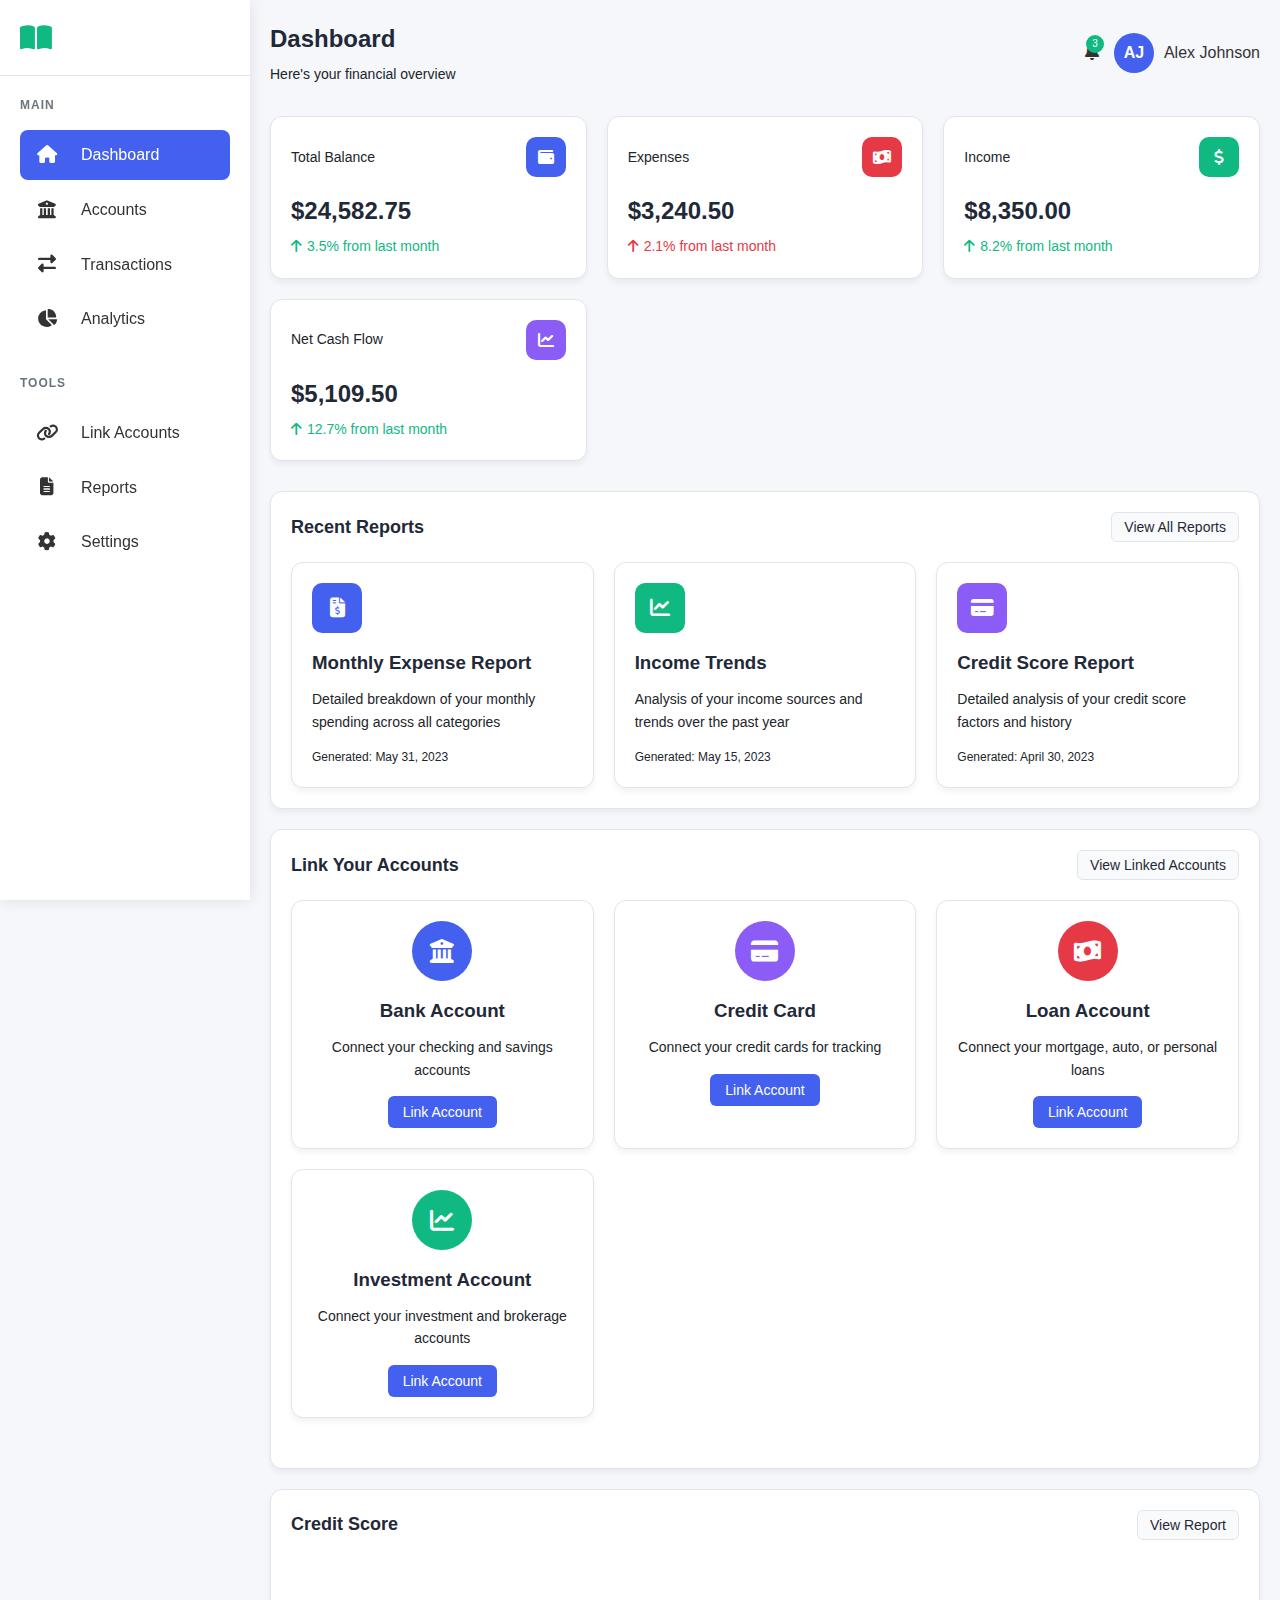
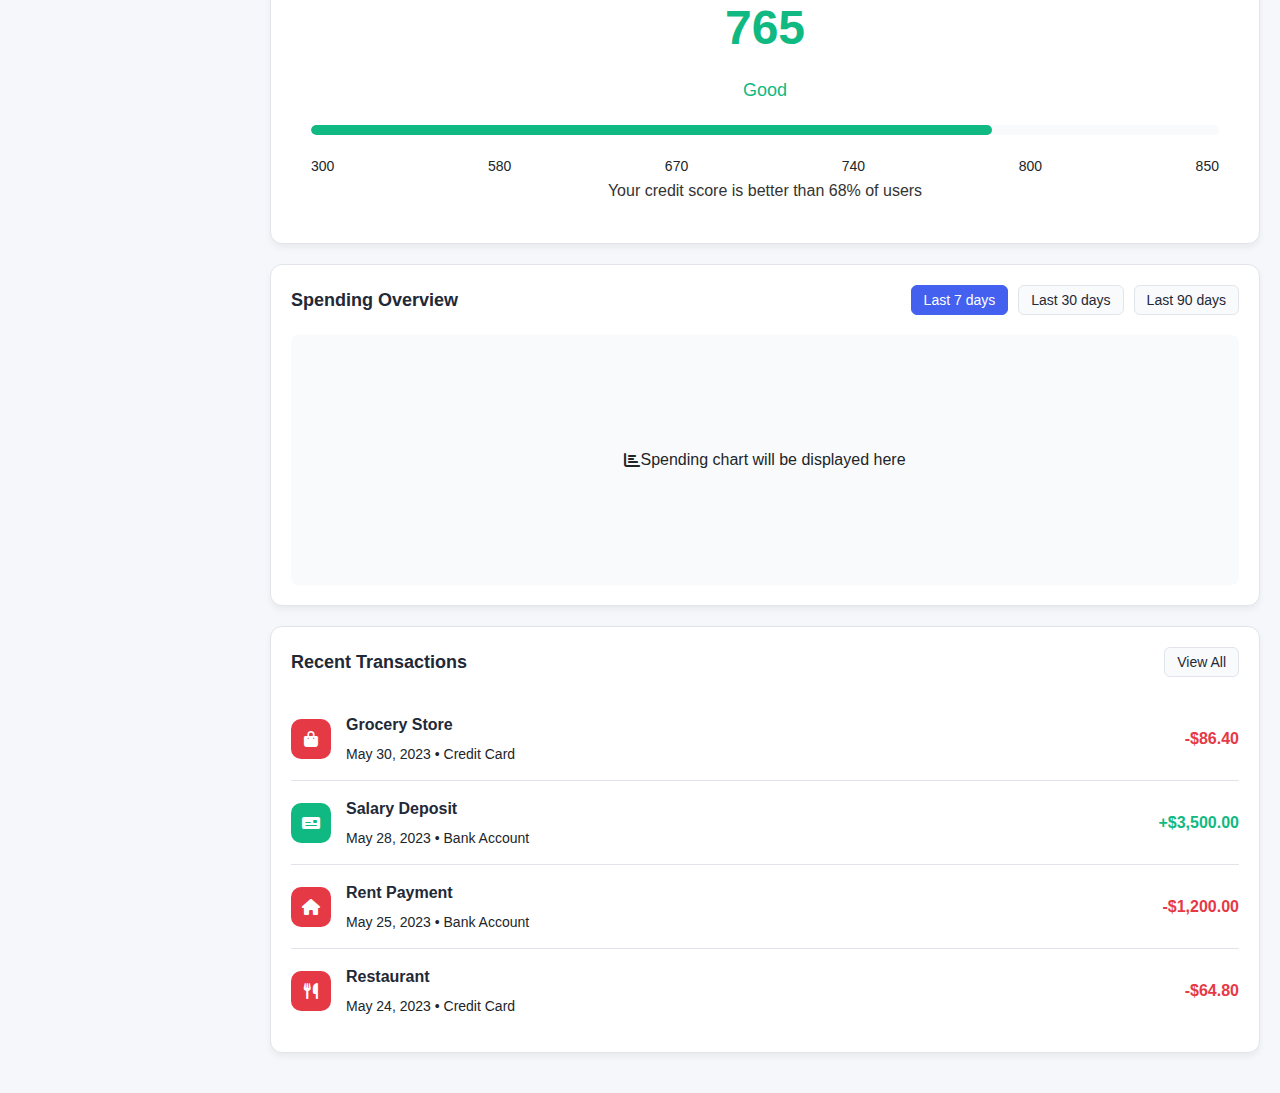
<file: target/classes/static/html/index.html>
<!DOCTYPE html>
<html lang="en">
<head>
    <meta charset="UTF-8">
    <meta name="viewport" content="width=device-width, initial-scale=1.0">
    <title>FinanceHub - Dashboard</title>
    <link rel="stylesheet" href="https://cdnjs.cloudflare.com/ajax/libs/font-awesome/6.4.0/css/all.min.css">
    <link rel="stylesheet" href="../css/styles.css">
    <link rel="stylesheet" href="../css/index.css">
</head>
<body class="light-mode">
<!-- Sidebar -->
<div class="sidebar">
    <div class="logo">
        <i class="fas fa-book-open"></i>
        <h1>FinanceHub</h1>
    </div>

    <div class="nav-section">
        <h3>Main</h3>
        <ul class="nav-links">
            <li><a href="/" class="active"><i class="fas fa-home"></i> <span>Dashboard</span></a></li>
            <li><a href="/accounts"><i class="fas fa-university"></i> <span>Accounts</span></a></li>
            <li><a href="/transactions"><i class="fas fa-exchange-alt"></i> <span>Transactions</span></a></li>
            <li><a href="/analytics"><i class="fas fa-chart-pie"></i> <span>Analytics</span></a></li>
        </ul>
    </div>

    <div class="nav-section">
        <h3>Tools</h3>
        <ul class="nav-links">
            <li><a href="/link-accounts"><i class="fas fa-link"></i> <span>Link Accounts</span></a></li>
            <li><a href="/reports"><i class="fas fa-file-alt"></i> <span>Reports</span></a></li>
            <li><a href="/settings"><i class="fas fa-cog"></i> <span>Settings</span></a></li>
        </ul>
    </div>
</div>

    <div class="main-content">
        <div class="header">
            <div class="welcome">
                <h2>Dashboard</h2>
                <p>Here's your financial overview</p>
            </div>
            <div class="user-menu">
                <div class="notification-icon">
                    <i class="fas fa-bell"></i>
                    <span class="notification-badge">3</span>
                </div>
                <div class="user-profile">
                    <div class="avatar" id="profileAvatar">AJ</div>
                    <div class="user-info">
                        <div class="user-name" id="profileName">Alex Johnson</div>
                    </div>
                </div>
            </div>
        </div>

        <div class="dashboard-grid">
            <div class="stat-card">
                <div class="stat-header">
                    <div class="stat-title">Total Balance</div>
                    <div class="stat-icon bg-blue">
                        <i class="fas fa-wallet"></i>
                    </div>
                </div>
                <div class="stat-value">$24,582.75</div>
                <div class="stat-change positive">
                    <i class="fas fa-arrow-up"></i> 3.5% from last month
                </div>
            </div>

            <div class="stat-card">
                <div class="stat-header">
                    <div class="stat-title">Expenses</div>
                    <div class="stat-icon bg-red">
                        <i class="fas fa-money-bill-wave"></i>
                    </div>
                </div>
                <div class="stat-value">$3,240.50</div>
                <div class="stat-change negative">
                    <i class="fas fa-arrow-up"></i> 2.1% from last month
                </div>
            </div>

            <div class="stat-card">
                <div class="stat-header">
                    <div class="stat-title">Income</div>
                    <div class="stat-icon bg-green">
                        <i class="fas fa-dollar-sign"></i>
                    </div>
                </div>
                <div class="stat-value">$8,350.00</div>
                <div class="stat-change positive">
                    <i class="fas fa-arrow-up"></i> 8.2% from last month
                </div>
            </div>

            <div class="stat-card">
                <div class="stat-header">
                    <div class="stat-title">Net Cash Flow</div>
                    <div class="stat-icon bg-purple">
                        <i class="fas fa-chart-line"></i>
                    </div>
                </div>
                <div class="stat-value">$5,109.50</div>
                <div class="stat-change positive">
                    <i class="fas fa-arrow-up"></i> 12.7% from last month
                </div>
            </div>
        </div>

        <div class="chart-container">
            <div class="chart-header">
                <div class="chart-title">Recent Reports</div>
                <div class="chart-actions">
                    <button onclick="window.location.href='/reports'">View All Reports</button>
                </div>
            </div>
            <div class="reports-grid">
                <div class="report-card" onclick="window.location.href='/reports'">
                    <div class="report-icon bg-blue">
                        <i class="fas fa-file-invoice-dollar"></i>
                    </div>
                    <h3>Monthly Expense Report</h3>
                    <p>Detailed breakdown of your monthly spending across all categories</p>
                    <div class="report-date">Generated: May 31, 2023</div>
                </div>
                <div class="report-card" onclick="window.location.href='/reports'">
                    <div class="report-icon bg-green">
                        <i class="fas fa-chart-line"></i>
                    </div>
                    <h3>Income Trends</h3>
                    <p>Analysis of your income sources and trends over the past year</p>
                    <div class="report-date">Generated: May 15, 2023</div>
                </div>
                <div class="report-card" onclick="window.location.href='/reports'">
                    <div class="report-icon bg-purple">
                        <i class="fas fa-credit-card"></i>
                    </div>
                    <h3>Credit Score Report</h3>
                    <p>Detailed analysis of your credit score factors and history</p>
                    <div class="report-date">Generated: April 30, 2023</div>
                </div>
            </div>
        </div>

        <div class="chart-container">
            <div class="chart-header">
                <div class="chart-title">Link Your Accounts</div>
                <div class="chart-actions">
                    <button onclick="window.location.href='/link-accounts'">View Linked Accounts</button>
                </div>
            </div>
            <div class="account-linking">
                <div class="account-card" onclick="openLinkModal('bank')">
                    <div class="account-icon bg-blue">
                        <i class="fas fa-university"></i>
                    </div>
                    <h3>Bank Account</h3>
                    <p>Connect your checking and savings accounts</p>
                    <button class="link-btn">Link Account</button>
                </div>
                
                <div class="account-card" onclick="openLinkModal('credit')">
                    <div class="account-icon bg-purple">
                        <i class="fas fa-credit-card"></i>
                    </div>
                    <h3>Credit Card</h3>
                    <p>Connect your credit cards for tracking</p>
                    <button class="link-btn">Link Account</button>
                </div>
                
                <div class="account-card" onclick="openLinkModal('loan')">
                    <div class="account-icon bg-red">
                        <i class="fas fa-money-bill-wave"></i>
                    </div>
                    <h3>Loan Account</h3>
                    <p>Connect your mortgage, auto, or personal loans</p>
                    <button class="link-btn">Link Account</button>
                </div>
                
                <div class="account-card" onclick="openLinkModal('investment')">
                    <div class="account-icon bg-green">
                        <i class="fas fa-chart-line"></i>
                    </div>
                    <h3>Investment Account</h3>
                    <p>Connect your investment and brokerage accounts</p>
                    <button class="link-btn">Link Account</button>
                </div>
            </div>
        </div>

        <div class="credit-score-container">
            <div class="chart-header">
                <div class="chart-title">Credit Score</div>
                <div class="chart-actions">
                    <button onclick="window.location.href='/reports'">View Report</button>
                </div>
            </div>
            <div class="score-display">
                <div class="score-value">765</div>
                <div class="score-status">Good</div>
                
                <div class="score-range">
                    <div class="score-progress"></div>
                </div>
                
                <div class="range-labels">
                    <span>300</span>
                    <span>580</span>
                    <span>670</span>
                    <span>740</span>
                    <span>800</span>
                    <span>850</span>
                </div>
                
                <p>Your credit score is better than 68% of users</p>
            </div>
        </div>

        <div class="chart-container">
            <div class="chart-header">
                <div class="chart-title">Spending Overview</div>
                <div class="chart-actions">
                    <button class="active">Last 7 days</button>
                    <button>Last 30 days</button>
                    <button>Last 90 days</button>
                </div>
            </div>
            <div class="chart-placeholder">
                <i class="fas fa-chart-bar"></i> Spending chart will be displayed here
            </div>
        </div>

        <div class="chart-container">
            <div class="chart-header">
                <div class="chart-title">Recent Transactions</div>
                <div class="chart-actions">
                    <button onclick="window.location.href='/transactions'">View All</button>
                </div>
            </div>
            <ul class="transaction-list">
                <li class="transaction-item">
                    <div class="transaction-info">
                        <div class="transaction-icon bg-red">
                            <i class="fas fa-shopping-bag"></i>
                        </div>
                        <div class="transaction-details">
                            <h4>Grocery Store</h4>
                            <p>May 30, 2023 • Credit Card</p>
                        </div>
                    </div>
                    <div class="transaction-amount expense">-$86.40</div>
                </li>
                <li class="transaction-item">
                    <div class="transaction-info">
                        <div class="transaction-icon bg-green">
                            <i class="fas fa-money-check"></i>
                        </div>
                        <div class="transaction-details">
                            <h4>Salary Deposit</h4>
                            <p>May 28, 2023 • Bank Account</p>
                        </div>
                    </div>
                    <div class="transaction-amount income">+$3,500.00</div>
                </li>
                <li class="transaction-item">
                    <div class="transaction-info">
                        <div class="transaction-icon bg-red">
                            <i class="fas fa-home"></i>
                        </div>
                        <div class="transaction-details">
                            <h4>Rent Payment</h4>
                            <p>May 25, 2023 • Bank Account</p>
                        </div>
                    </div>
                    <div class="transaction-amount expense">-$1,200.00</div>
                </li>
                <li class="transaction-item">
                    <div class="transaction-info">
                        <div class="transaction-icon bg-red">
                            <i class="fas fa-utensils"></i>
                        </div>
                        <div class="transaction-details">
                            <h4>Restaurant</h4>
                            <p>May 24, 2023 • Credit Card</p>
                        </div>
                    </div>
                    <div class="transaction-amount expense">-$64.80</div>
                </li>
            </ul>
        </div>
    </div>

    <div class="modal" id="linkModal">
        <div class="modal-content">
            <div class="modal-header">
                <h2 id="modalTitle">Link Bank Account</h2>
                <button class="close-modal" onclick="closeModal()">&times;</button>
            </div>
            
            <div class="form-group">
                <label for="accountType">Account Type</label>
                <select id="accountType">
                    <option value="checking">Checking Account</option>
                    <option value="savings">Savings Account</option>
                </select>
            </div>
            
            <div class="form-group">
                <label for="bankName">Bank Name</label>
                <input type="text" id="bankName" placeholder="Enter bank name">
            </div>
            
            <div class="form-group">
                <label for="accountNumber">Account Number</label>
                <input type="text" id="accountNumber" placeholder="Enter account number">
            </div>
            
            <div class="form-group">
                <label for="routingNumber">Routing Number</label>
                <input type="text" id="routingNumber" placeholder="Enter routing number">
            </div>
            
            <div class="form-actions">
                <button class="btn btn-secondary" onclick="closeModal()">Cancel</button>
                <button class="btn btn-primary" onclick="linkAccount()">Link Account</button>
            </div>
        </div>
    </div>

    <script src="../js/script.js"></script>
    <script src="../js/index.js"></script>
</body>
</html>
</file>
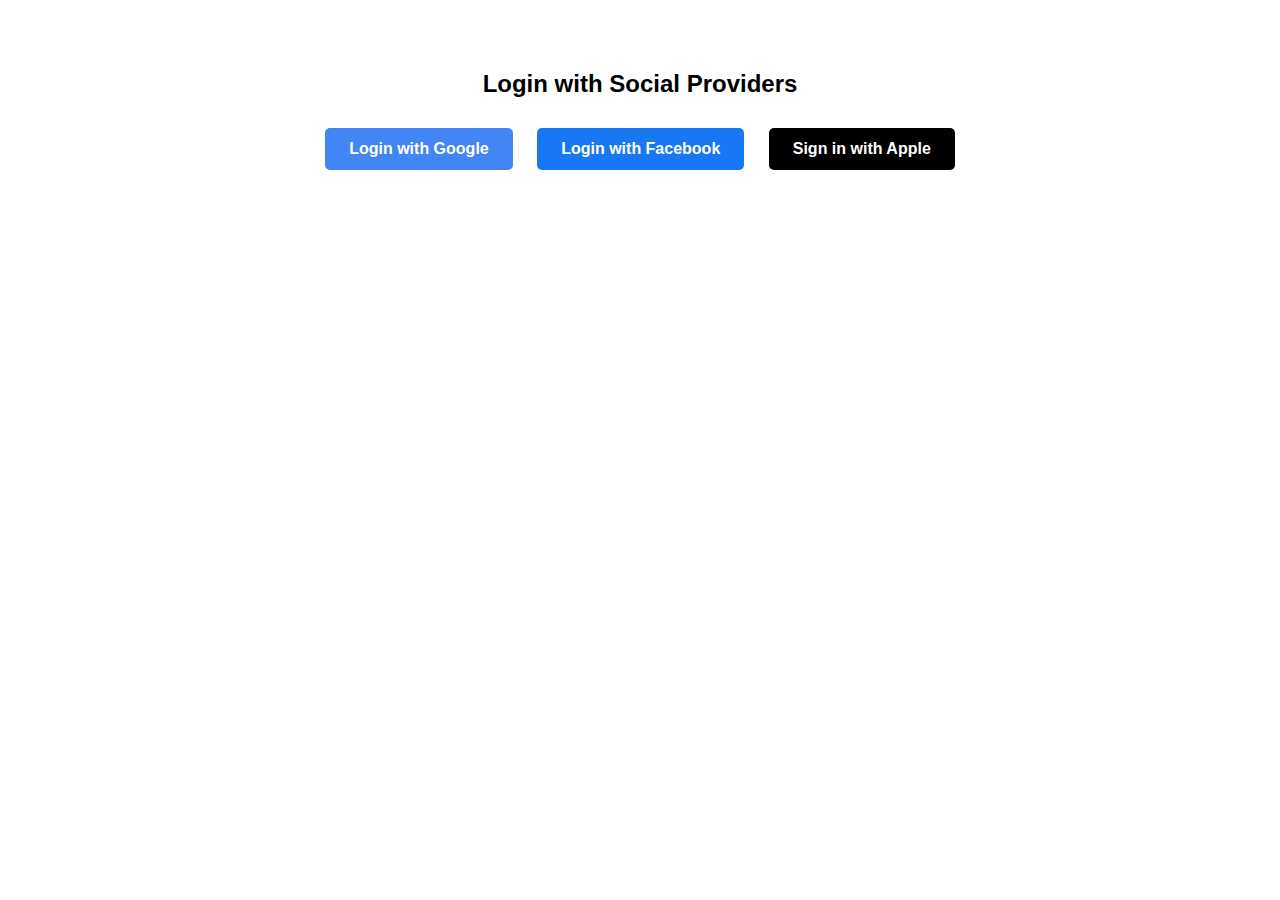
<file: frontend-oauth2-integration.html>
<!DOCTYPE html>
<html lang="en">
<head>
    <meta charset="UTF-8">
    <meta name="viewport" content="width=device-width, initial-scale=1.0">
    <title>OAuth2 Social Login Integration</title>
    <style>
        body { font-family: Arial, sans-serif; max-width: 800px; margin: 0 auto; padding: 20px; }
        .login-container { text-align: center; margin: 50px 0; }
        .social-btn { display: inline-block; margin: 10px; padding: 12px 24px; text-decoration: none; border-radius: 5px; font-weight: bold; }
        .google-btn { background: #4285f4; color: white; }
        .facebook-btn { background: #1877f2; color: white; }
        .apple-btn { background: #000; color: white; }
        .profile-container { margin: 20px 0; padding: 20px; border: 1px solid #ddd; border-radius: 5px; }
        .hidden { display: none; }
    </style>
</head>
<body>
    <div class="login-container" id="loginContainer">
        <h2>Login with Social Providers</h2>
        <a href="http://localhost:8080/oauth2/authorization/google" class="social-btn google-btn">
            Login with Google
        </a>
        <a href="http://localhost:8080/oauth2/authorization/facebook" class="social-btn facebook-btn">
            Login with Facebook
        </a>
        <a href="http://localhost:8080/oauth2/authorization/apple" class="social-btn apple-btn">
            Sign in with Apple
        </a>
    </div>

    <div class="profile-container hidden" id="profileContainer">
        <h3>User Profile</h3>
        <div id="profileData"></div>
        <button onclick="logout()">Logout</button>
        <button onclick="refreshToken()">Refresh Token</button>
    </div>

    <script>
        // Check if user is already logged in on page load
        window.onload = function() {
            checkAuthStatus();
            
            // Handle OAuth2 redirect
            if (window.location.pathname === '/oauth2-redirect') {
                handleOAuth2Redirect();
            }
        };

        async function checkAuthStatus() {
            try {
                const response = await fetch('http://localhost:8080/api/oauth/profile', {
                    credentials: 'include' // Important for cookies
                });
                
                if (response.ok) {
                    const data = await response.json();
                    if (data.loggedIn) {
                        showProfile(data.user);
                    }
                }
            } catch (error) {
                console.error('Auth check failed:', error);
            }
        }

        function handleOAuth2Redirect() {
            // For cookie-based flow, just check profile
            setTimeout(() => {
                checkAuthStatus();
                // Redirect to main page
                window.location.href = '/';
            }, 1000);
        }

        function showProfile(user) {
            document.getElementById('loginContainer').classList.add('hidden');
            document.getElementById('profileContainer').classList.remove('hidden');
            
            document.getElementById('profileData').innerHTML = `
                <p><strong>ID:</strong> ${user.id}</p>
                <p><strong>Name:</strong> ${user.name || 'N/A'}</p>
                <p><strong>Email:</strong> ${user.email || 'N/A'}</p>
                <p><strong>Provider:</strong> ${user.provider}</p>
                <p><strong>Picture:</strong> ${user.pictureUrl ? `<img src="${user.pictureUrl}" width="50" height="50">` : 'N/A'}</p>
            `;
        }

        async function logout() {
            try {
                await fetch('http://localhost:8080/api/oauth/logout', {
                    method: 'POST',
                    credentials: 'include'
                });
                
                // Show login form again
                document.getElementById('loginContainer').classList.remove('hidden');
                document.getElementById('profileContainer').classList.add('hidden');
                
            } catch (error) {
                console.error('Logout failed:', error);
            }
        }

        async function refreshToken() {
            try {
                const response = await fetch('http://localhost:8080/api/oauth/refresh', {
                    method: 'POST',
                    credentials: 'include'
                });
                
                if (response.ok) {
                    alert('Token refreshed successfully!');
                } else {
                    alert('Token refresh failed');
                }
            } catch (error) {
                console.error('Token refresh failed:', error);
            }
        }

        // Alternative: Header-based authentication (if you prefer this over cookies)
        async function callAPIWithHeader() {
            const token = localStorage.getItem('access_token');
            if (!token) return;

            try {
                const response = await fetch('http://localhost:8080/api/oauth/profile', {
                    headers: {
                        'Authorization': `Bearer ${token}`
                    }
                });
                
                const data = await response.json();
                console.log('Profile data:', data);
            } catch (error) {
                console.error('API call failed:', error);
            }
        }
    </script>
</body>
</html>
</file>
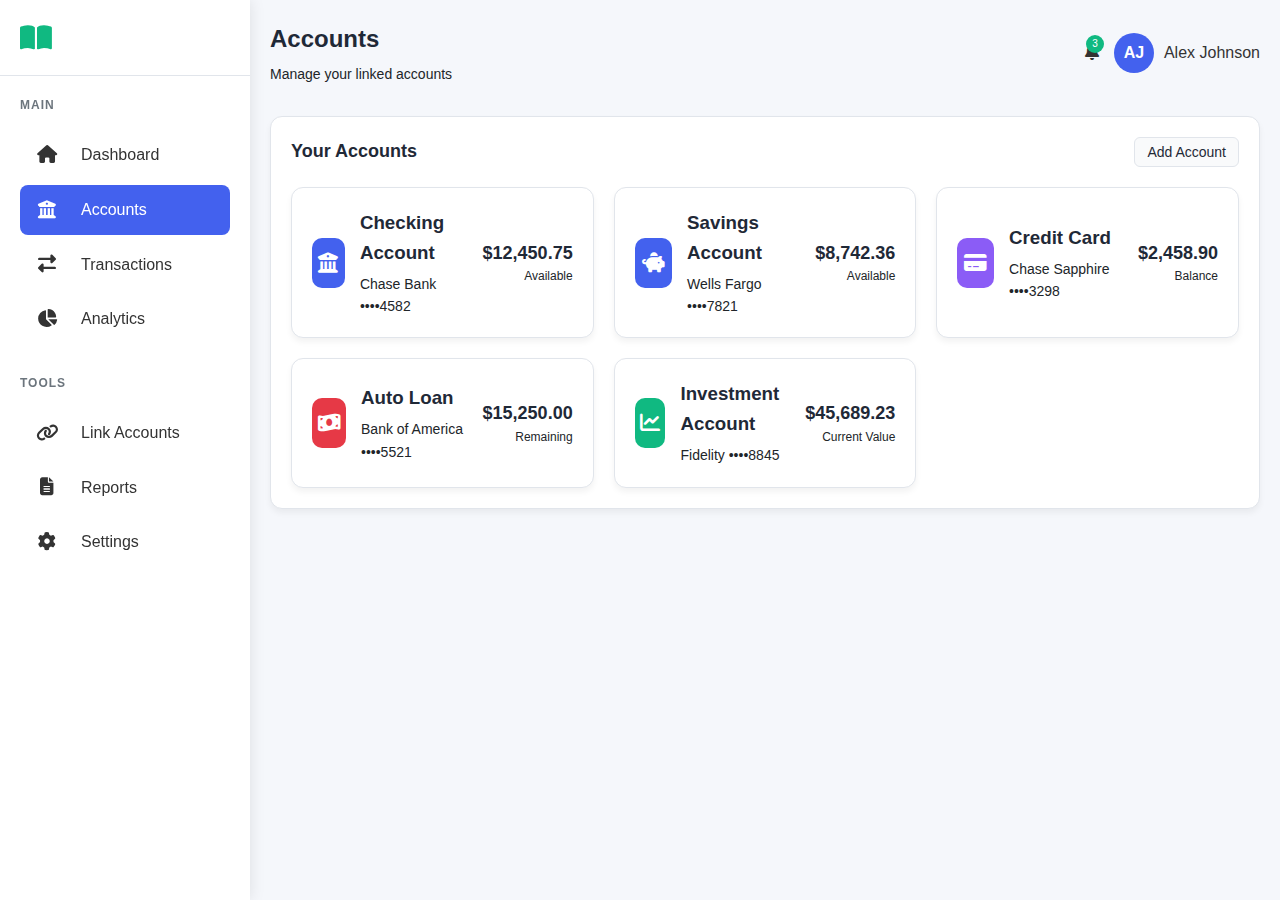
<file: target/classes/static/html/accounts.html>
<!DOCTYPE html>
<html lang="en">
<head>
    <meta charset="UTF-8">
    <meta name="viewport" content="width=device-width, initial-scale=1.0">
    <title>FinanceHub - Accounts</title>
    <link rel="stylesheet" href="https://cdnjs.cloudflare.com/ajax/libs/font-awesome/6.4.0/css/all.min.css">
    <link rel="stylesheet" href="../css/styles.css">
    <link rel="stylesheet" href="../css/accounts.css">
</head>
<body class="light-mode">
    <div class="sidebar">
        <div class="logo">
            <i class="fas fa-book-open"></i>
            <h1>FinanceHub</h1>
        </div>
        <div class="nav-section">
            <h3>Main</h3>
            <ul class="nav-links">
                <li><a href="/"><i class="fas fa-home"></i> <span>Dashboard</span></a></li>
                <li><a href="/accounts" class="active"><i class="fas fa-university"></i> <span>Accounts</span></a></li>
                <li><a href="/transactions"><i class="fas fa-exchange-alt"></i> <span>Transactions</span></a></li>
                <li><a href="/analytics"><i class="fas fa-chart-pie"></i> <span>Analytics</span></a></li>
            </ul>
        </div>
        <div class="nav-section">
            <h3>Tools</h3>
            <ul class="nav-links">
                <li><a href="/link-accounts"><i class="fas fa-link"></i> <span>Link Accounts</span></a></li>
                <li><a href="/reports"><i class="fas fa-file-alt"></i> <span>Reports</span></a></li>
                <li><a href="/settings"><i class="fas fa-cog"></i> <span>Settings</span></a></li>
            </ul>
        </div>
    </div>

    <div class="main-content">
        <div class="header">
            <div class="welcome">
                <h2>Accounts</h2>
                <p>Manage your linked accounts</p>
            </div>
            <div class="user-menu">
                <div class="notification-icon">
                    <i class="fas fa-bell"></i>
                    <span class="notification-badge">3</span>
                </div>
                <div class="user-profile">
                    <div class="avatar" id="profileAvatar">AJ</div>
                    <div class="user-info">
                        <div class="user-name" id="profileName">Alex Johnson</div>
                    </div>
                </div>
            </div>
        </div>

        <div class="chart-container">
            <div class="chart-header">
                <div class="chart-title">Your Accounts</div>
                <div class="chart-actions">
                    <button onclick="openLinkModal('bank')">Add Account</button>
                </div>
            </div>
            <div class="accounts-list">
                <div class="account-item">
                    <div class="account-item-icon bg-blue">
                        <i class="fas fa-university"></i>
                    </div>
                    <div class="account-item-details">
                        <h3>Checking Account</h3>
                        <p>Chase Bank ••••4582</p>
                    </div>
                    <div class="account-balance">
                        <div class="amount">$12,450.75</div>
                        <div class="number">Available</div>
                    </div>
                </div>
                <div class="account-item">
                    <div class="account-item-icon bg-blue">
                        <i class="fas fa-piggy-bank"></i>
                    </div>
                    <div class="account-item-details">
                        <h3>Savings Account</h3>
                        <p>Wells Fargo ••••7821</p>
                    </div>
                    <div class="account-balance">
                        <div class="amount">$8,742.36</div>
                        <div class="number">Available</div>
                    </div>
                </div>
                <div class="account-item">
                    <div class="account-item-icon bg-purple">
                        <i class="fas fa-credit-card"></i>
                    </div>
                    <div class="account-item-details">
                        <h3>Credit Card</h3>
                        <p>Chase Sapphire ••••3298</p>
                    </div>
                    <div class="account-balance">
                        <div class="amount">$2,458.90</div>
                        <div class="number">Balance</div>
                    </div>
                </div>
                <div class="account-item">
                    <div class="account-item-icon bg-red">
                        <i class="fas fa-money-bill-wave"></i>
                    </div>
                    <div class="account-item-details">
                        <h3>Auto Loan</h3>
                        <p>Bank of America ••••5521</p>
                    </div>
                    <div class="account-balance">
                        <div class="amount">$15,250.00</div>
                        <div class="number">Remaining</div>
                    </div>
                </div>
                <div class="account-item">
                    <div class="account-item-icon bg-green">
                        <i class="fas fa-chart-line"></i>
                    </div>
                    <div class="account-item-details">
                        <h3>Investment Account</h3>
                        <p>Fidelity ••••8845</p>
                    </div>
                    <div class="account-balance">
                        <div class="amount">$45,689.23</div>
                        <div class="number">Current Value</div>
                    </div>
                </div>
            </div>
        </div>
    </div>

    <div class="modal" id="linkModal">
        <div class="modal-content">
            <div class="modal-header">
                <h2 id="modalTitle">Link Bank Account</h2>
                <button class="close-modal" onclick="closeModal()">&times;</button>
            </div>
            
            <div class="form-group">
                <label for="accountType">Account Type</label>
                <select id="accountType">
                    <option value="checking">Checking Account</option>
                    <option value="savings">Savings Account</option>
                </select>
            </div>
            
            <div class="form-group">
                <label for="bankName">Bank Name</label>
                <input type="text" id="bankName" placeholder="Enter bank name">
            </div>
            
            <div class="form-group">
                <label for="accountNumber">Account Number</label>
                <input type="text" id="accountNumber" placeholder="Enter account number">
            </div>
            
            <div class="form-group">
                <label for="routingNumber">Routing Number</label>
                <input type="text" id="routingNumber" placeholder="Enter routing number">
            </div>
            
            <div class="form-actions">
                <button class="btn btn-secondary" onclick="closeModal()">Cancel</button>
                <button class="btn btn-primary" onclick="linkAccount()">Link Account</button>
            </div>
        </div>
    </div>

    <script src="../js/script.js"></script>
    <script src="../js/accounts.js"></script>
</body>
</html>
</file>
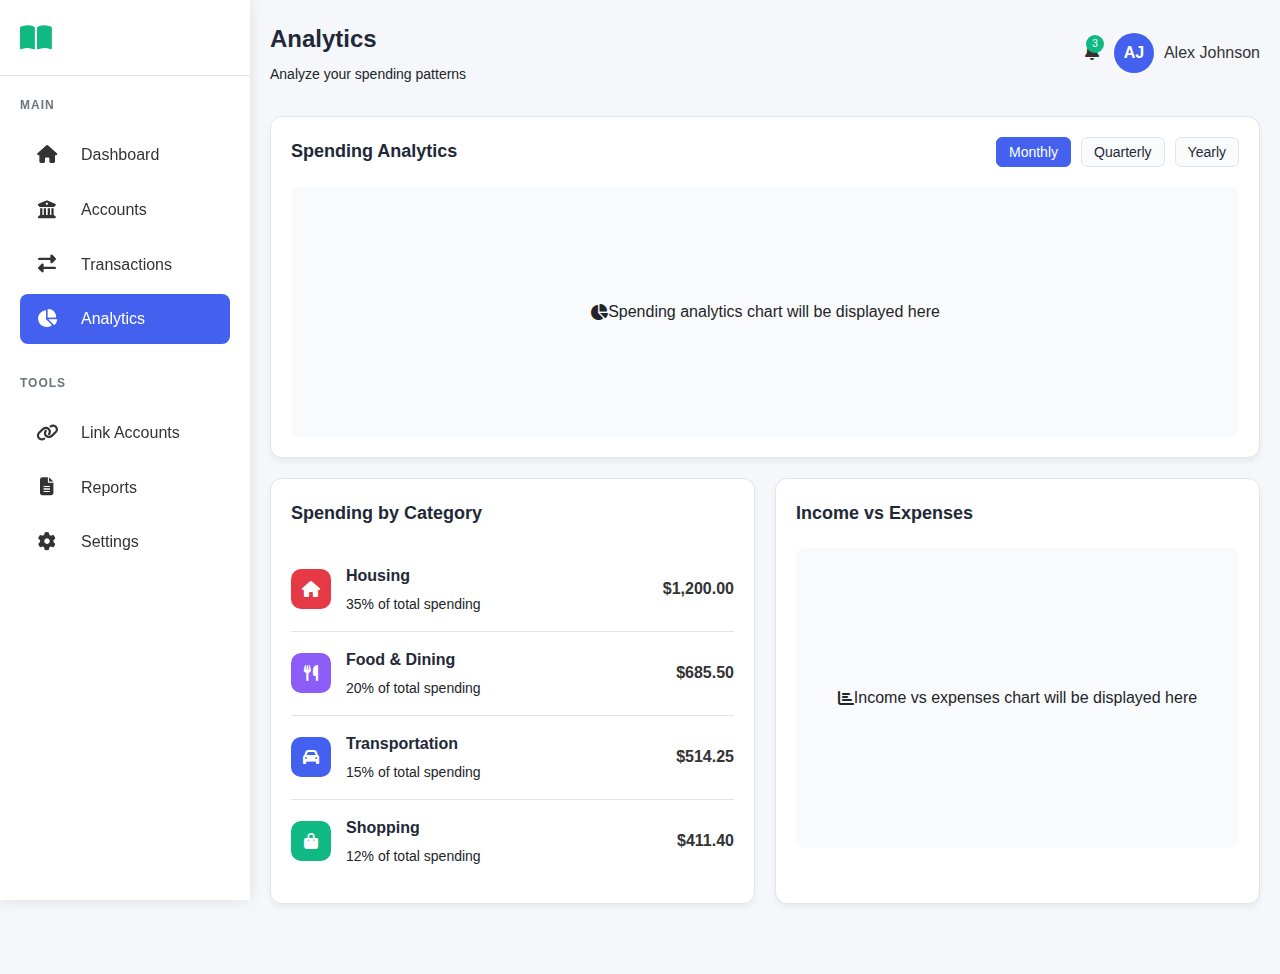
<file: target/classes/static/html/analytics.html>
<!DOCTYPE html>
<html lang="en">
<head>
    <meta charset="UTF-8">
    <meta name="viewport" content="width=device-width, initial-scale=1.0">
    <title>FinanceHub - Analytics</title>
    <link rel="stylesheet" href="https://cdnjs.cloudflare.com/ajax/libs/font-awesome/6.4.0/css/all.min.css">
    <link rel="stylesheet" href="../css/styles.css">
    <link rel="stylesheet" href="../css/analytics.css">
</head>
<body class="light-mode">
    <div class="sidebar">
        <div class="logo">
            <i class="fas fa-book-open"></i>
            <h1>FinanceHub</h1>
        </div>
        <div class="nav-section">
            <h3>Main</h3>
            <ul class="nav-links">
                <li><a href="/"><i class="fas fa-home"></i> <span>Dashboard</span></a></li>
                <li><a href="/accounts"><i class="fas fa-university"></i> <span>Accounts</span></a></li>
                <li><a href="/transactions"><i class="fas fa-exchange-alt"></i> <span>Transactions</span></a></li>
                <li><a href="/analytics" class="active"><i class="fas fa-chart-pie"></i> <span>Analytics</span></a></li>
            </ul>
        </div>
        <div class="nav-section">
            <h3>Tools</h3>
            <ul class="nav-links">
                <li><a href="/link-accounts"><i class="fas fa-link"></i> <span>Link Accounts</span></a></li>
                <li><a href="/reports"><i class="fas fa-file-alt"></i> <span>Reports</span></a></li>
                <li><a href="/settings"><i class="fas fa-cog"></i> <span>Settings</span></a></li>
            </ul>
        </div>
    </div>

    <div class="main-content">
        <div class="header">
            <div class="welcome">
                <h2>Analytics</h2>
                <p>Analyze your spending patterns</p>
            </div>
            <div class="user-menu">
                <div class="notification-icon">
                    <i class="fas fa-bell"></i>
                    <span class="notification-badge">3</span>
                </div>
                <div class="user-profile">
                    <div class="avatar" id="profileAvatar">AJ</div>
                    <div class="user-info">
                        <div class="user-name" id="profileName">Alex Johnson</div>
                    </div>
                </div>
            </div>
        </div>

        <div class="chart-container">
            <div class="chart-header">
                <div class="chart-title">Spending Analytics</div>
                <div class="chart-actions">
                    <button class="active">Monthly</button>
                    <button>Quarterly</button>
                    <button>Yearly</button>
                </div>
            </div>
            <div class="chart-placeholder">
                <i class="fas fa-chart-pie"></i> Spending analytics chart will be displayed here
            </div>
        </div>

        <div class="dashboard-grid">
            <div class="chart-container">
                <div class="chart-header">
                    <div class="chart-title">Spending by Category</div>
                </div>
                <ul class="transaction-list">
                    <li class="transaction-item">
                        <div class="transaction-info">
                            <div class="transaction-icon bg-red">
                                <i class="fas fa-home"></i>
                            </div>
                            <div class="transaction-details">
                                <h4>Housing</h4>
                                <p>35% of total spending</p>
                            </div>
                        </div>
                        <div class="transaction-amount">$1,200.00</div>
                    </li>
                    <li class="transaction-item">
                        <div class="transaction-info">
                            <div class="transaction-icon bg-purple">
                                <i class="fas fa-utensils"></i>
                            </div>
                            <div class="transaction-details">
                                <h4>Food & Dining</h4>
                                <p>20% of total spending</p>
                            </div>
                        </div>
                        <div class="transaction-amount">$685.50</div>
                    </li>
                    <li class="transaction-item">
                        <div class="transaction-info">
                            <div class="transaction-icon bg-blue">
                                <i class="fas fa-car"></i>
                            </div>
                            <div class="transaction-details">
                                <h4>Transportation</h4>
                                <p>15% of total spending</p>
                            </div>
                        </div>
                        <div class="transaction-amount">$514.25</div>
                    </li>
                    <li class="transaction-item">
                        <div class="transaction-info">
                            <div class="transaction-icon bg-green">
                                <i class="fas fa-shopping-bag"></i>
                            </div>
                            <div class="transaction-details">
                                <h4>Shopping</h4>
                                <p>12% of total spending</p>
                            </div>
                        </div>
                        <div class="transaction-amount">$411.40</div>
                    </li>
                </ul>
            </div>

            <div class="chart-container">
                <div class="chart-header">
                    <div class="chart-title">Income vs Expenses</div>
                </div>
                <div class="chart-placeholder" style="height: 300px;">
                    <i class="fas fa-chart-bar"></i> Income vs expenses chart will be displayed here
                </div>
            </div>
        </div>
    </div>

    <script src="../js/script.js"></script>
    <script src="../js/analytics.js"></script>
</body>
</html>
</file>
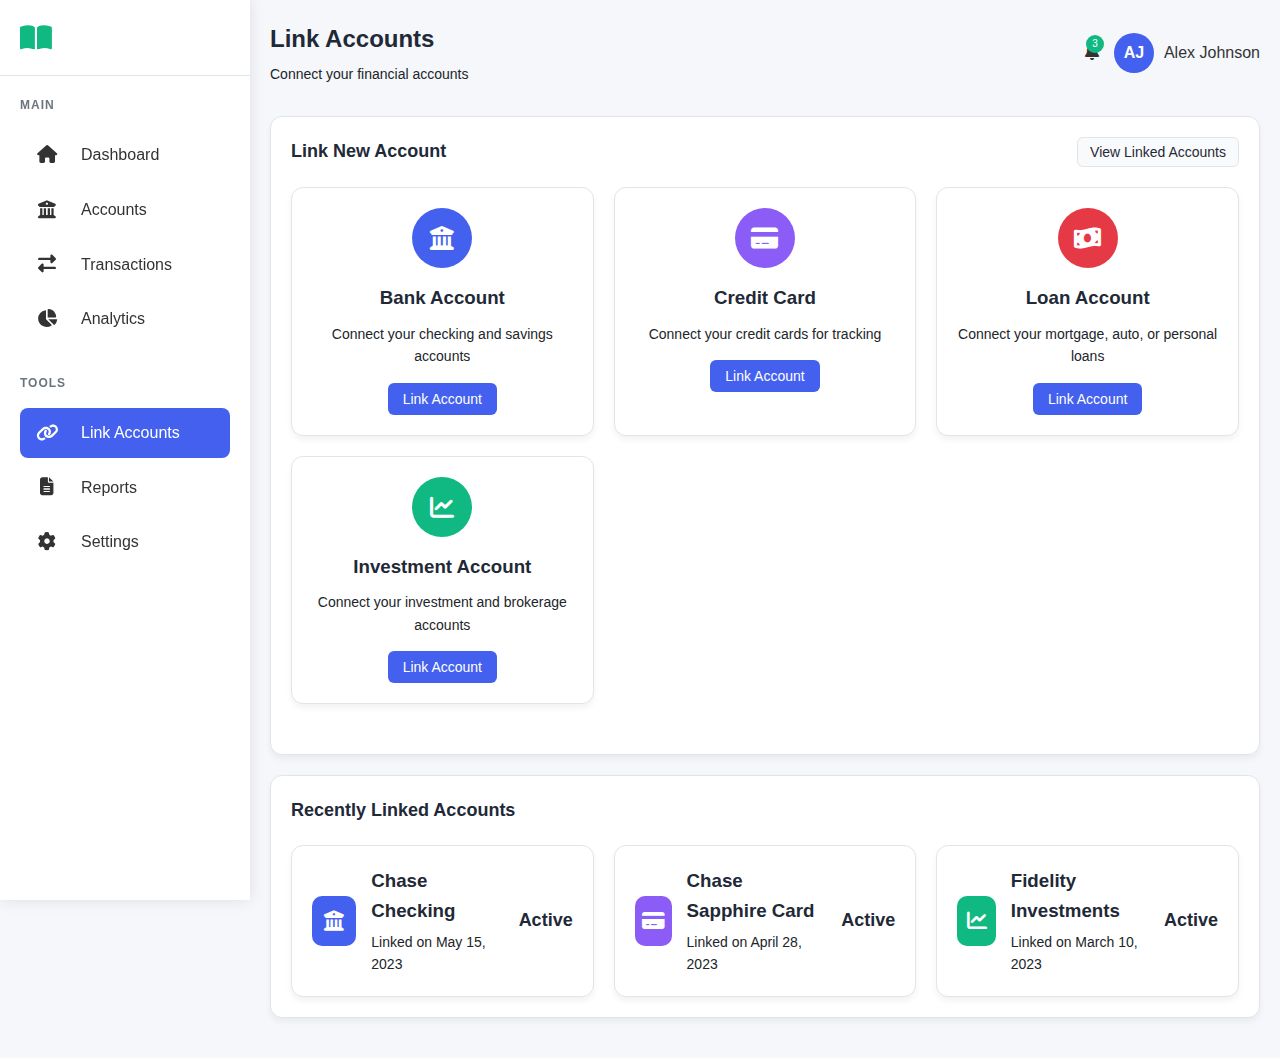
<file: target/classes/static/html/link-accounts.html>
<!DOCTYPE html>
<html lang="en">
<head>
    <meta charset="UTF-8">
    <meta name="viewport" content="width=device-width, initial-scale=1.0">
    <title>FinanceHub - Link Accounts</title>
    <link rel="stylesheet" href="https://cdnjs.cloudflare.com/ajax/libs/font-awesome/6.4.0/css/all.min.css">
    <link rel="stylesheet" href="../css/styles.css">
    <link rel="stylesheet" href="../css/link-accounts.css">
</head>
<body class="light-mode">
    <div class="sidebar">
        <div class="logo">
            <i class="fas fa-book-open"></i>
            <h1>FinanceHub</h1>
        </div>
        <div class="nav-section">
            <h3>Main</h3>
            <ul class="nav-links">
                <li><a href="/"><i class="fas fa-home"></i> <span>Dashboard</span></a></li>
                <li><a href="/accounts"><i class="fas fa-university"></i> <span>Accounts</span></a></li>
                <li><a href="/transactions"><i class="fas fa-exchange-alt"></i> <span>Transactions</span></a></li>
                <li><a href="/analytics"><i class="fas fa-chart-pie"></i> <span>Analytics</span></a></li>
            </ul>
        </div>
        <div class="nav-section">
            <h3>Tools</h3>
            <ul class="nav-links">
                <li><a href="/link-accounts" class="active"><i class="fas fa-link"></i> <span>Link Accounts</span></a></li>
                <li><a href="/reports"><i class="fas fa-file-alt"></i> <span>Reports</span></a></li>
                <li><a href="/settings"><i class="fas fa-cog"></i> <span>Settings</span></a></li>
            </ul>
        </div>
    </div>

    <div class="main-content">
        <div class="header">
            <div class="welcome">
                <h2>Link Accounts</h2>
                <p>Connect your financial accounts</p>
            </div>
            <div class="user-menu">
                <div class="notification-icon">
                    <i class="fas fa-bell"></i>
                    <span class="notification-badge">3</span>
                </div>
                <div class="user-profile">
                    <div class="avatar" id="profileAvatar">AJ</div>
                    <div class="user-info">
                        <div class="user-name" id="profileName">Alex Johnson</div>
                    </div>
                </div>
            </div>
        </div>

        <div class="chart-container">
            <div class="chart-header">
                <div class="chart-title">Link New Account</div>
                <div class="chart-actions">
                    <button onclick="window.location.href='/accounts'">View Linked Accounts</button>
                </div>
            </div>
            <div class="account-linking">
                <div class="account-card" onclick="openLinkModal('bank')">
                    <div class="account-icon bg-blue">
                        <i class="fas fa-university"></i>
                    </div>
                    <h3>Bank Account</h3>
                    <p>Connect your checking and savings accounts</p>
                    <button class="link-btn">Link Account</button>
                </div>
                
                <div class="account-card" onclick="openLinkModal('credit')">
                    <div class="account-icon bg-purple">
                        <i class="fas fa-credit-card"></i>
                    </div>
                    <h3>Credit Card</h3>
                    <p>Connect your credit cards for tracking</p>
                    <button class="link-btn">Link Account</button>
                </div>
                
                <div class="account-card" onclick="openLinkModal('loan')">
                    <div class="account-icon bg-red">
                        <i class="fas fa-money-bill-wave"></i>
                    </div>
                    <h3>Loan Account</h3>
                    <p>Connect your mortgage, auto, or personal loans</p>
                    <button class="link-btn">Link Account</button>
                </div>
                
                <div class="account-card" onclick="openLinkModal('investment')">
                    <div class="account-icon bg-green">
                        <i class="fas fa-chart-line"></i>
                    </div>
                    <h3>Investment Account</h3>
                    <p>Connect your investment and brokerage accounts</p>
                    <button class="link-btn">Link Account</button>
                </div>
            </div>
        </div>

        <div class="chart-container">
            <div class="chart-header">
                <div class="chart-title">Recently Linked Accounts</div>
            </div>
            <div class="accounts-list">
                <div class="account-item">
                    <div class="account-item-icon bg-blue">
                        <i class="fas fa-university"></i>
                    </div>
                    <div class="account-item-details">
                        <h3>Chase Checking</h3>
                        <p>Linked on May 15, 2023</p>
                    </div>
                    <div class="account-balance">
                        <div class="amount">Active</div>
                    </div>
                </div>
                <div class="account-item">
                    <div class="account-item-icon bg-purple">
                        <i class="fas fa-credit-card"></i>
                    </div>
                    <div class="account-item-details">
                        <h3>Chase Sapphire Card</h3>
                        <p>Linked on April 28, 2023</p>
                    </div>
                    <div class="account-balance">
                        <div class="amount">Active</div>
                    </div>
                </div>
                <div class="account-item">
                    <div class="account-item-icon bg-green">
                        <i class="fas fa-chart-line"></i>
                    </div>
                    <div class="account-item-details">
                        <h3>Fidelity Investments</h3>
                        <p>Linked on March 10, 2023</p>
                    </div>
                    <div class="account-balance">
                        <div class="amount">Active</div>
                    </div>
                </div>
            </div>
        </div>
    </div>

    <div class="modal" id="linkModal">
        <div class="modal-content">
            <div class="modal-header">
                <h2 id="modalTitle">Link Bank Account</h2>
                <button class="close-modal" onclick="closeModal()">&times;</button>
            </div>
            
            <div class="form-group">
                <label for="accountType">Account Type</label>
                <select id="accountType">
                    <option value="checking">Checking Account</option>
                    <option value="savings">Savings Account</option>
                </select>
            </div>
            
            <div class="form-group">
                <label for="bankName">Bank Name</label>
                <input type="text" id="bankName" placeholder="Enter bank name">
            </div>
            
            <div class="form-group">
                <label for="accountNumber">Account Number</label>
                <input type="text" id="accountNumber" placeholder="Enter account number">
            </div>
            
            <div class="form-group">
                <label for="routingNumber">Routing Number</label>
                <input type="text" id="routingNumber" placeholder="Enter routing number">
            </div>
            
            <div class="form-actions">
                <button class="btn btn-secondary" onclick="closeModal()">Cancel</button>
                <button class="btn btn-primary" onclick="linkAccount()">Link Account</button>
            </div>
        </div>
    </div>

    <script src="../js/script.js"></script>
    <script src="../js/link-accounts.js"></script>
</body>
</html>
</file>
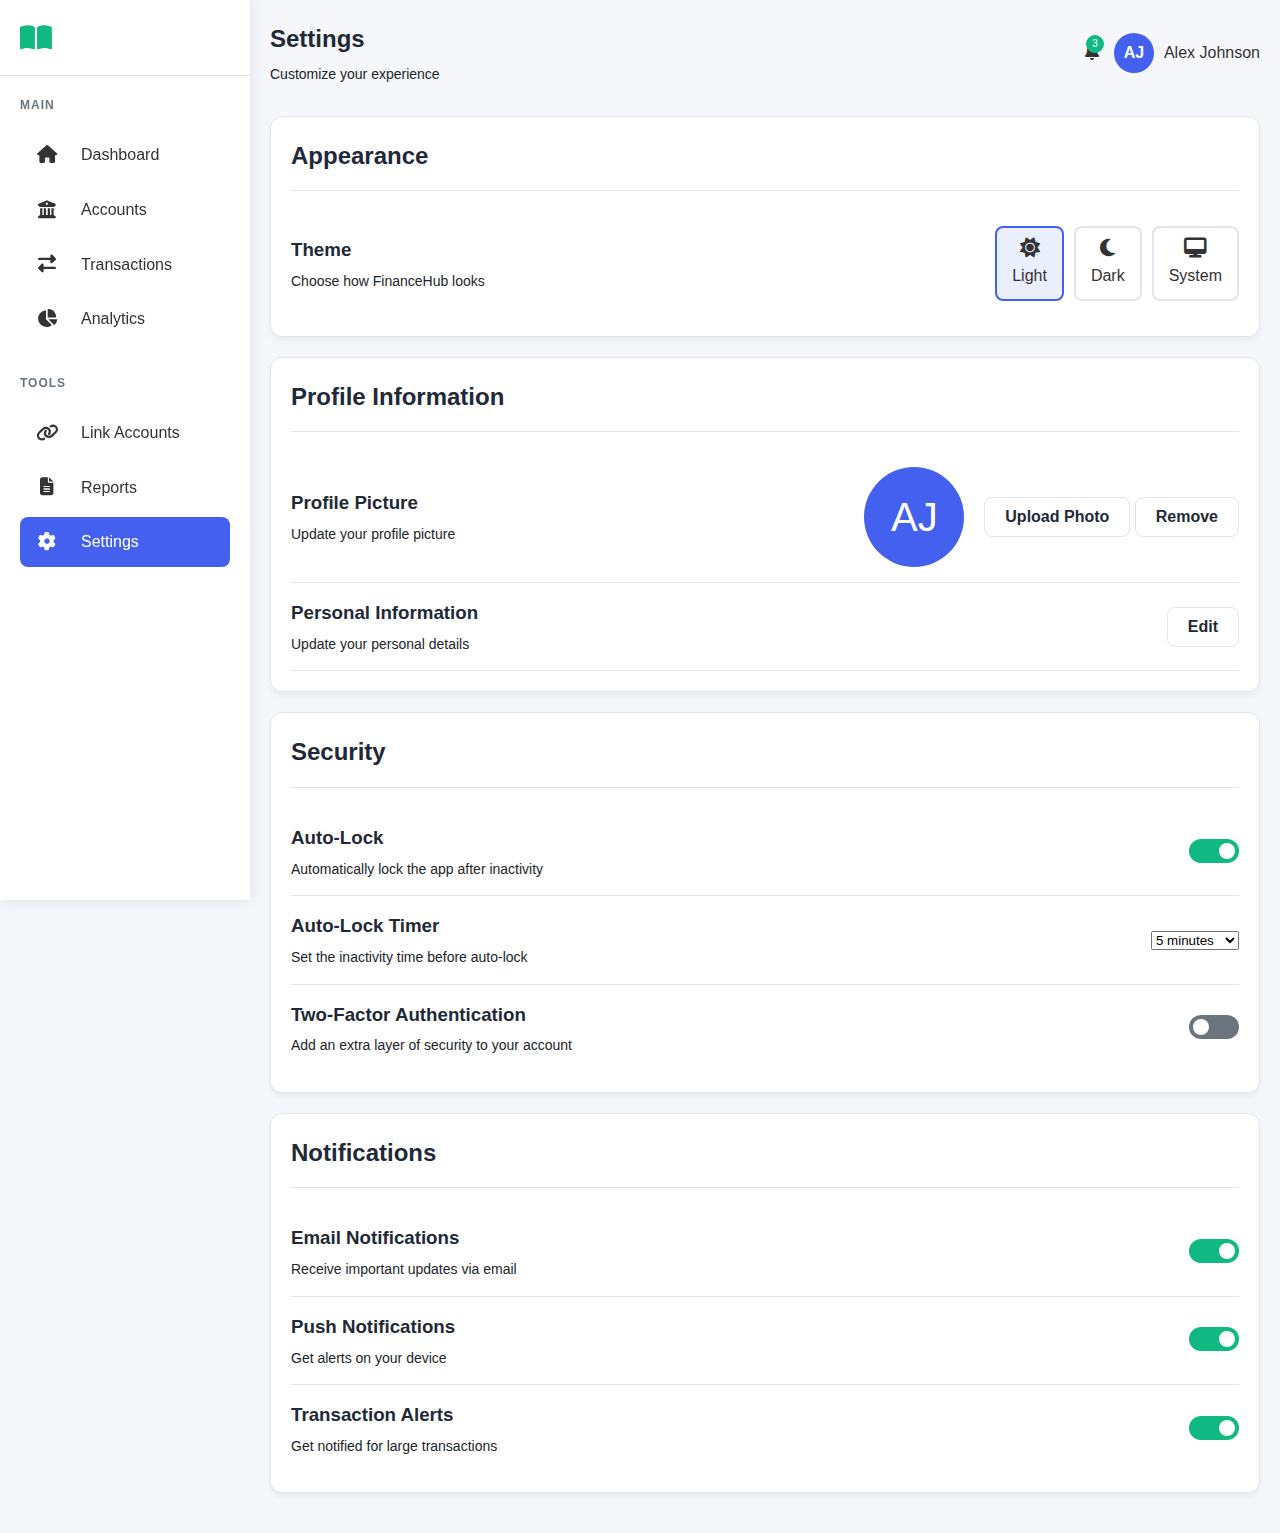
<file: target/classes/static/html/settings.html>
<!DOCTYPE html>
<html lang="en">
<head>
    <meta charset="UTF-8">
    <meta name="viewport" content="width=device-width, initial-scale=1.0">
    <title>FinanceHub - Settings</title>
    <link rel="stylesheet" href="https://cdnjs.cloudflare.com/ajax/libs/font-awesome/6.4.0/css/all.min.css">
    <link rel="stylesheet" href="../css/styles.css">
    <link rel="stylesheet" href="../css/settings.css">
</head>
<body class="light-mode">
    <div class="sidebar">
        <div class="logo">
            <i class="fas fa-book-open"></i>
            <h1>FinanceHub</h1>
        </div>
        <div class="nav-section">
            <h3>Main</h3>
            <ul class="nav-links">
                <li><a href="/"><i class="fas fa-home"></i> <span>Dashboard</span></a></li>
                <li><a href="/accounts"><i class="fas fa-university"></i> <span>Accounts</span></a></li>
                <li><a href="/transactions"><i class="fas fa-exchange-alt"></i> <span>Transactions</span></a></li>
                <li><a href="/analytics"><i class="fas fa-chart-pie"></i> <span>Analytics</span></a></li>
            </ul>
        </div>
        <div class="nav-section">
            <h3>Tools</h3>
            <ul class="nav-links">
                <li><a href="/link-accounts"><i class="fas fa-link"></i> <span>Link Accounts</span></a></li>
                <li><a href="/reports"><i class="fas fa-file-alt"></i> <span>Reports</span></a></li>
                <li><a href="/settings" class="active"><i class="fas fa-cog"></i> <span>Settings</span></a></li>
            </ul>
        </div>
    </div>

    <div class="main-content">
        <div class="header">
            <div class="welcome">
                <h2>Settings</h2>
                <p>Customize your experience</p>
            </div>
            <div class="user-menu">
                <div class="notification-icon">
                    <i class="fas fa-bell"></i>
                    <span class="notification-badge">3</span>
                </div>
                <div class="user-profile">
                    <div class="avatar" id="profileAvatar">AJ</div>
                    <div class="user-info">
                        <div class="user-name" id="profileName">Alex Johnson</div>
                    </div>
                </div>
            </div>
        </div>

        <div class="settings-section">
            <div class="settings-header">
                <h2>Appearance</h2>
            </div>
            <div class="settings-item">
                <div class="settings-item-info">
                    <h3>Theme</h3>
                    <p>Choose how FinanceHub looks</p>
                </div>
                <div class="settings-item-action">
                    <div class="theme-selector">
                        <div class="theme-option active" data-theme="light">
                            <i class="fas fa-sun"></i>
                            <span>Light</span>
                        </div>
                        <div class="theme-option" data-theme="dark">
                            <i class="fas fa-moon"></i>
                            <span>Dark</span>
                        </div>
                        <div class="theme-option" data-theme="system">
                            <i class="fas fa-desktop"></i>
                            <span>System</span>
                        </div>
                    </div>
                </div>
            </div>
        </div>

        <div class="settings-section">
            <div class="settings-header">
                <h2>Profile Information</h2>
            </div>
            <div class="settings-item">
                <div class="settings-item-info">
                    <h3>Profile Picture</h3>
                    <p>Update your profile picture</p>
                </div>
                <div class="settings-item-action">
                    <div class="profile-picture-upload">
                        <div class="profile-picture-preview" id="profilePreview">AJ</div>
                        <div class="profile-picture-actions">
                            <input type="file" id="profilePictureInput" class="file-input" accept="image/*">
                            <button class="btn btn-secondary" id="uploadPictureBtn">Upload Photo</button>
                            <button class="btn btn-secondary" id="removePictureBtn">Remove</button>
                        </div>
                    </div>
                </div>
            </div>
            <div class="settings-item">
                <div class="settings-item-info">
                    <h3>Personal Information</h3>
                    <p>Update your personal details</p>
                </div>
                <div class="settings-item-action">
                    <button class="btn btn-secondary" id="editPersonalInfoBtn">Edit</button>
                </div>
            </div>
            
            <div id="personalInfoForm" style="display: none;">
                <div class="form-group">
                    <label for="fullName">Full Name</label>
                    <input type="text" id="fullName" placeholder="Enter your full name" value="Alex Johnson">
                </div>
                <div class="form-group">
                    <label for="dob">Date of Birth</label>
                    <input type="date" id="dob" value="1985-06-15">
                </div>
                <div class="form-group">
                    <label for="email">Email Address</label>
                    <input type="email" id="email" placeholder="Enter your email" value="alex.johnson@example.com">
                </div>
                <div class="form-group">
                    <label for="phone">Phone Number</label>
                    <input type="tel" id="phone" placeholder="Enter your phone number" value="+1 (555) 123-4567">
                </div>
                <div class="form-group">
                    <label for="bankName">Bank Name (for verification)</label>
                    <input type="text" id="bankName" placeholder="Enter your bank name" value="Chase Bank">
                </div>
                <div class="form-group">
                    <label for="cardName">Name on Card</label>
                    <input type="text" id="cardName" placeholder="Enter name as on your card" value="Alex Johnson">
                </div>
                <div id="validationMessage" class="validation-message" style="display: none;"></div>
                <div class="form-actions">
                    <button class="btn btn-secondary" id="cancelEditBtn">Cancel</button>
                    <button class="btn btn-primary" id="savePersonalInfoBtn">Save Changes</button>
                </div>
            </div>
        </div>

        <div class="settings-section">
            <div class="settings-header">
                <h2>Security</h2>
            </div>
            <div class="settings-item">
                <div class="settings-item-info">
                    <h3>Auto-Lock</h3>
                    <p>Automatically lock the app after inactivity</p>
                </div>
                <div class="settings-item-action">
                    <label class="toggle-switch">
                        <input type="checkbox" id="autoLockToggle" checked>
                        <span class="slider"></span>
                    </label>
                </div>
            </div>
            <div class="settings-item" id="autoLockTimerSection">
                <div class="settings-item-info">
                    <h3>Auto-Lock Timer</h3>
                    <p>Set the inactivity time before auto-lock</p>
                </div>
                <div class="settings-item-action">
                    <select id="autoLockTimer">
                        <option value="1">1 minute</option>
                        <option value="2">2 minutes</option>
                        <option value="5" selected>5 minutes</option>
                        <option value="10">10 minutes</option>
                        <option value="15">15 minutes</option>
                        <option value="30">30 minutes</option>
                    </select>
                </div>
            </div>
            <div class="settings-item">
                <div class="settings-item-info">
                    <h3>Two-Factor Authentication</h3>
                    <p>Add an extra layer of security to your account</p>
                </div>
                <div class="settings-item-action">
                    <label class="toggle-switch">
                        <input type="checkbox" id="twoFactorToggle">
                        <span class="slider"></span>
                    </label>
                </div>
            </div>
        </div>

        <div class="settings-section">
            <div class="settings-header">
                <h2>Notifications</h2>
            </div>
            <div class="settings-item">
                <div class="settings-item-info">
                    <h3>Email Notifications</h3>
                    <p>Receive important updates via email</p>
                </div>
                <div class="settings-item-action">
                    <label class="toggle-switch">
                        <input type="checkbox" id="emailNotificationsToggle" checked>
                        <span class="slider"></span>
                    </label>
                </div>
            </div>
            <div class="settings-item">
                <div class="settings-item-info">
                    <h3>Push Notifications</h3>
                    <p>Get alerts on your device</p>
                </div>
                <div class="settings-item-action">
                    <label class="toggle-switch">
                        <input type="checkbox" id="pushNotificationsToggle" checked>
                        <span class="slider"></span>
                    </label>
                </div>
            </div>
            <div class="settings-item">
                <div class="settings-item-info">
                    <h3>Transaction Alerts</h3>
                    <p>Get notified for large transactions</p>
                </div>
                <div class="settings-item-action">
                    <label class="toggle-switch">
                        <input type="checkbox" id="transactionAlertsToggle" checked>
                        <span class="slider"></span>
                    </label>
                </div>
            </div>
        </div>
    </div>

    <script src="../js/script.js"></script>
    <script src="../js/settings.js"></script>
</body>
</html>
</file>
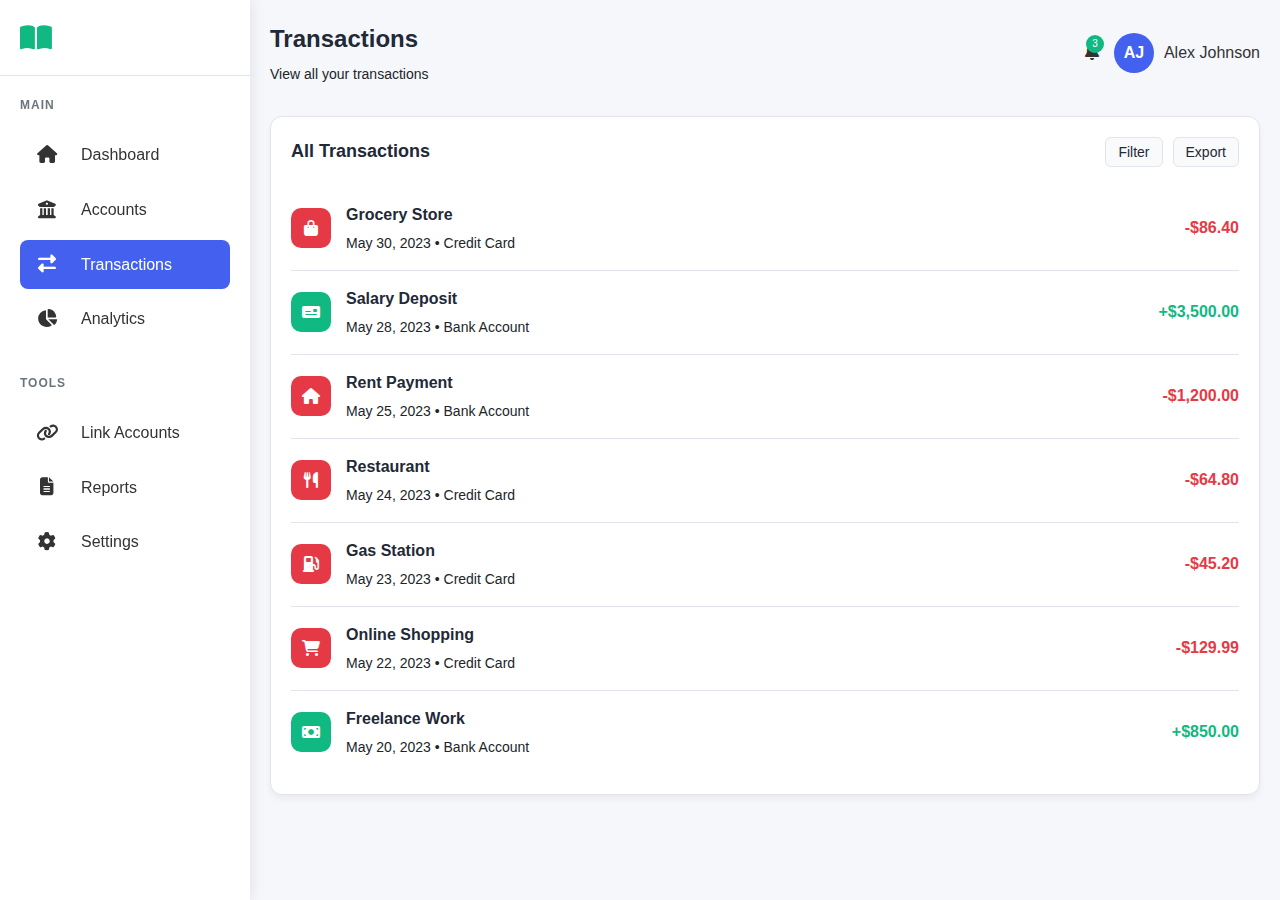
<file: target/classes/static/html/transactions.html>
<!DOCTYPE html>
<html lang="en">
<head>
    <meta charset="UTF-8">
    <meta name="viewport" content="width=device-width, initial-scale=1.0">
    <title>FinanceHub - Transactions</title>
    <link rel="stylesheet" href="https://cdnjs.cloudflare.com/ajax/libs/font-awesome/6.4.0/css/all.min.css">
    <link rel="stylesheet" href="../css/styles.css">
    <link rel="stylesheet" href="../css/transactions.css">
</head>
<body class="light-mode">
    <div class="sidebar">
        <div class="logo">
            <i class="fas fa-book-open"></i>
            <h1>FinanceHub</h1>
        </div>
        <div class="nav-section">
            <h3>Main</h3>
            <ul class="nav-links">
                <li><a href="/"><i class="fas fa-home"></i> <span>Dashboard</span></a></li>
                <li><a href="/accounts"><i class="fas fa-university"></i> <span>Accounts</span></a></li>
                <li><a href="/transactions" class="active"><i class="fas fa-exchange-alt"></i> <span>Transactions</span></a></li>
                <li><a href="/analytics"><i class="fas fa-chart-pie"></i> <span>Analytics</span></a></li>
            </ul>
        </div>
        <div class="nav-section">
            <h3>Tools</h3>
            <ul class="nav-links">
                <li><a href="/link-accounts"><i class="fas fa-link"></i> <span>Link Accounts</span></a></li>
                <li><a href="/reports"><i class="fas fa-file-alt"></i> <span>Reports</span></a></li>
                <li><a href="/settings"><i class="fas fa-cog"></i> <span>Settings</span></a></li>
            </ul>
        </div>
    </div>

    <div class="main-content">
        <div class="header">
            <div class="welcome">
                <h2>Transactions</h2>
                <p>View all your transactions</p>
            </div>
            <div class="user-menu">
                <div class="notification-icon">
                    <i class="fas fa-bell"></i>
                    <span class="notification-badge">3</span>
                </div>
                <div class="user-profile">
                    <div class="avatar" id="profileAvatar">AJ</div>
                    <div class="user-info">
                        <div class="user-name" id="profileName">Alex Johnson</div>
                    </div>
                </div>
            </div>
        </div>

        <div class="chart-container">
            <div class="chart-header">
                <div class="chart-title">All Transactions</div>
                <div class="chart-actions">
                    <button>Filter</button>
                    <button>Export</button>
                </div>
            </div>
            <ul class="transaction-list">
                <li class="transaction-item">
                    <div class="transaction-info">
                        <div class="transaction-icon bg-red">
                            <i class="fas fa-shopping-bag"></i>
                        </div>
                        <div class="transaction-details">
                            <h4>Grocery Store</h4>
                            <p>May 30, 2023 • Credit Card</p>
                        </div>
                    </div>
                    <div class="transaction-amount expense">-$86.40</div>
                </li>
                <li class="transaction-item">
                    <div class="transaction-info">
                        <div class="transaction-icon bg-green">
                            <i class="fas fa-money-check"></i>
                        </div>
                        <div class="transaction-details">
                            <h4>Salary Deposit</h4>
                            <p>May 28, 2023 • Bank Account</p>
                        </div>
                    </div>
                    <div class="transaction-amount income">+$3,500.00</div>
                </li>
                <li class="transaction-item">
                    <div class="transaction-info">
                        <div class="transaction-icon bg-red">
                            <i class="fas fa-home"></i>
                        </div>
                        <div class="transaction-details">
                            <h4>Rent Payment</h4>
                            <p>May 25, 2023 • Bank Account</p>
                        </div>
                    </div>
                    <div class="transaction-amount expense">-$1,200.00</div>
                </li>
                <li class="transaction-item">
                    <div class="transaction-info">
                        <div class="transaction-icon bg-red">
                            <i class="fas fa-utensils"></i>
                        </div>
                        <div class="transaction-details">
                            <h4>Restaurant</h4>
                            <p>May 24, 2023 • Credit Card</p>
                        </div>
                    </div>
                    <div class="transaction-amount expense">-$64.80</div>
                </li>
                <li class="transaction-item">
                    <div class="transaction-info">
                        <div class="transaction-icon bg-red">
                            <i class="fas fa-gas-pump"></i>
                        </div>
                        <div class="transaction-details">
                            <h4>Gas Station</h4>
                            <p>May 23, 2023 • Credit Card</p>
                        </div>
                    </div>
                    <div class="transaction-amount expense">-$45.20</div>
                </li>
                <li class="transaction-item">
                    <div class="transaction-info">
                        <div class="transaction-icon bg-red">
                            <i class="fas fa-shopping-cart"></i>
                        </div>
                        <div class="transaction-details">
                            <h4>Online Shopping</h4>
                            <p>May 22, 2023 • Credit Card</p>
                        </div>
                    </div>
                    <div class="transaction-amount expense">-$129.99</div>
                </li>
                <li class="transaction-item">
                    <div class="transaction-info">
                        <div class="transaction-icon bg-green">
                            <i class="fas fa-money-bill"></i>
                        </div>
                        <div class="transaction-details">
                            <h4>Freelance Work</h4>
                            <p>May 20, 2023 • Bank Account</p>
                        </div>
                    </div>
                    <div class="transaction-amount income">+$850.00</div>
                </li>
            </ul>
        </div>
    </div>

    <script src="../js/script.js"></script>
    <script src="../js/transactions.js"></script>
</body>
</html>
</file>
<file: target/classes/static/css/styles.css>
:root {
    --primary: #2563eb;
    --primary-dark: #1d4ed8;
    --secondary: #3b82f6;
    --accent: #10B981;
    --accent-dark: #0d9669;
    --danger: #ef4444;
    --warning: #f59e0b;
    --dark: #1F2937;
    --darker: #111827;
    --light: #F9FAFB;
    --gray: #9CA3AF;
    --text-light: #F3F4F6;
    --text-dark: #1F2937;
    --card-bg-light: #FFFFFF;
    --card-bg-dark: #1F2937;
    --bg-light: #F9FAFB;
    --bg-dark: #111827;
    --border-light: #E5E7EB;
    --border-dark: #374151;
    --sidebar-bg: #1e293b;
    --sidebar-text: #e2e8f0;
}

.light-mode {
    --bg-primary: var(--bg-light);
    --bg-card: var(--card-bg-light);
    --text-primary: var(--text-dark);
    --text-secondary: var(--dark);
    --border-color: var(--border-light);
}

.dark-mode {
    --bg-primary: var(--bg-dark);
    --bg-card: var(--card-bg-dark);
    --text-primary: var(--text-light);
    --text-secondary: var(--gray);
    --border-color: var(--border-dark);
}

* {
    margin: 0;
    padding: 0;
    box-sizing: border-box;
    transition: background-color 0.3s, color 0.3s;
}

body {
    font-family: 'Segoe UI', Tahoma, Geneva, Verdana, sans-serif;
    background-color: var(--bg-primary);
    color: var(--text-primary);
    line-height: 1.6;
    min-height: 100vh;
    display: flex;
}

/* Sidebar Styles */
.sidebar {
    width: 260px;
    background-color: var(--sidebar-bg);
    color: var(--sidebar-text);
    padding: 20px;
    height: 100vh;
    position: fixed;
    overflow-y: auto;
}

.logo {
    display: flex;
    align-items: center;
    gap: 12px;
    margin-bottom: 30px;
    padding-bottom: 20px;
    border-bottom: 1px solid rgba(255, 255, 255, 0.1);
}

.logo h1 {
    font-size: 22px;
    color: white;
}

.logo i {
    font-size: 24px;
    color: var(--accent);
}

.nav-section {
    margin-bottom: 25px;
}

.nav-section h3 {
    font-size: 12px;
    text-transform: uppercase;
    letter-spacing: 1px;
    margin-bottom: 15px;
    color: var(--gray);
}

.nav-links {
    list-style: none;
}

.nav-links li {
    margin-bottom: 8px;
}

.nav-links a {
    display: flex;
    align-items: center;
    gap: 12px;
    padding: 10px 15px;
    border-radius: 8px;
    color: var(--sidebar-text);
    text-decoration: none;
    transition: all 0.3s;
}

.nav-links a:hover, .nav-links a.active {
    background-color: rgba(255, 255, 255, 0.1);
}

.nav-links i {
    width: 20px;
    text-align: center;
}

/* Main Content */
.main-content {
    flex: 1;
    margin-left: 260px;
    padding: 30px;
}

.header {
    display: flex;
    justify-content: space-between;
    align-items: center;
    margin-bottom: 30px;
}

.welcome h2 {
    font-size: 24px;
    color: var(--text-primary);
    margin-bottom: 5px;
}

.welcome p {
    color: var(--text-secondary);
    font-size: 14px;
}

.user-menu {
    display: flex;
    align-items: center;
    gap: 15px;
}

.notification-icon {
    position: relative;
    cursor: pointer;
}

.notification-badge {
    position: absolute;
    top: -5px;
    right: -5px;
    background-color: var(--accent);
    color: white;
    font-size: 10px;
    width: 18px;
    height: 18px;
    border-radius: 50%;
    display: flex;
    align-items: center;
    justify-content: center;
}

.user-profile {
    display: flex;
    align-items: center;
    gap: 10px;
    cursor: pointer;
}

.avatar {
    width: 40px;
    height: 40px;
    border-radius: 50%;
    background-color: var(--primary);
    color: white;
    display: flex;
    align-items: center;
    justify-content: center;
    font-weight: bold;
    background-size: cover;
    background-position: center;
}

/* Dashboard Grid */
.dashboard-grid {
    display: grid;
    grid-template-columns: repeat(auto-fit, minmax(300px, 1fr));
    gap: 20px;
    margin-bottom: 30px;
}

.stat-card {
    background: var(--bg-card);
    border-radius: 12px;
    padding: 20px;
    box-shadow: 0 4px 6px rgba(0, 0, 0, 0.05);
    border: 1px solid var(--border-color);
}

.stat-header {
    display: flex;
    justify-content: space-between;
    align-items: center;
    margin-bottom: 15px;
}

.stat-title {
    font-size: 14px;
    color: var(--text-secondary);
    font-weight: 500;
}

.stat-icon {
    width: 40px;
    height: 40px;
    border-radius: 10px;
    display: flex;
    align-items: center;
    justify-content: center;
    color: white;
}

.bg-blue {
    background-color: var(--primary);
}

.bg-green {
    background-color: var(--accent);
}

.bg-red {
    background-color: var(--danger);
}

.bg-purple {
    background-color: #8b5cf6;
}

.stat-value {
    font-size: 24px;
    font-weight: 700;
    margin-bottom: 5px;
    color: var(--text-primary);
}

.stat-change {
    font-size: 14px;
    display: flex;
    align-items: center;
    gap: 5px;
}

.positive {
    color: var(--accent);
}

.negative {
    color: var(--danger);
}

/* Charts and Transactions */
.chart-container {
    background: var(--bg-card);
    border-radius: 12px;
    padding: 20px;
    box-shadow: 0 4px 6px rgba(0, 0, 0, 0.05);
    border: 1px solid var(--border-color);
    margin-bottom: 20px;
}

.chart-header {
    display: flex;
    justify-content: space-between;
    align-items: center;
    margin-bottom: 20px;
}

.chart-title {
    font-size: 18px;
    font-weight: 600;
    color: var(--text-primary);
}

.chart-actions {
    display: flex;
    gap: 10px;
}

.chart-actions button {
    background: var(--bg-primary);
    border: 1px solid var(--border-color);
    padding: 6px 12px;
    border-radius: 6px;
    font-size: 14px;
    cursor: pointer;
    color: var(--text-primary);
}

.chart-actions button.active {
    background: var(--primary);
    color: white;
    border-color: var(--primary);
}

.chart-placeholder {
    height: 250px;
    background: var(--bg-primary);
    border-radius: 8px;
    display: flex;
    align-items: center;
    justify-content: center;
    color: var(--text-secondary);
}

/* Transactions */
.transaction-list {
    list-style: none;
}

.transaction-item {
    display: flex;
    justify-content: space-between;
    align-items: center;
    padding: 15px 0;
    border-bottom: 1px solid var(--border-color);
}

.transaction-item:last-child {
    border-bottom: none;
}

.transaction-info {
    display: flex;
    align-items: center;
    gap: 15px;
}

.transaction-icon {
    width: 40px;
    height: 40px;
    border-radius: 10px;
    display: flex;
    align-items: center;
    justify-content: center;
    color: white;
}

.transaction-details h4 {
    font-size: 16px;
    margin-bottom: 5px;
    color: var(--text-primary);
}

.transaction-details p {
    font-size: 14px;
    color: var(--text-secondary);
}

.transaction-amount {
    font-weight: 600;
}

.income {
    color: var(--accent);
}

.expense {
    color: var(--danger);
}

/* Account Linking Section */
.account-linking {
    display: grid;
    grid-template-columns: repeat(auto-fit, minmax(250px, 1fr));
    gap: 20px;
    margin-bottom: 30px;
}

.account-card {
    background: var(--bg-card);
    border-radius: 12px;
    padding: 20px;
    box-shadow: 0 4px 6px rgba(0, 0, 0, 0.05);
    border: 1px solid var(--border-color);
    text-align: center;
    cursor: pointer;
    transition: transform 0.3s;
}

.account-card:hover {
    transform: translateY(-5px);
}

.account-icon {
    width: 60px;
    height: 60px;
    border-radius: 50%;
    display: flex;
    align-items: center;
    justify-content: center;
    margin: 0 auto 15px;
    color: white;
    font-size: 24px;
}

.account-card h3 {
    margin-bottom: 10px;
    color: var(--text-primary);
}

.account-card p {
    color: var(--text-secondary);
    font-size: 14px;
    margin-bottom: 15px;
}

.link-btn {
    background: var(--primary);
    color: white;
    border: none;
    padding: 8px 15px;
    border-radius: 6px;
    font-size: 14px;
    cursor: pointer;
}

/* Accounts Page */
.accounts-list {
    display: grid;
    grid-template-columns: repeat(auto-fit, minmax(300px, 1fr));
    gap: 20px;
}

.account-item {
    background: var(--bg-card);
    border-radius: 12px;
    padding: 20px;
    box-shadow: 0 4px 6px rgba(0, 0, 0, 0.05);
    border: 1px solid var(--border-color);
    display: flex;
    align-items: center;
    gap: 15px;
}

.account-item-icon {
    width: 50px;
    height: 50px;
    border-radius: 10px;
    display: flex;
    align-items: center;
    justify-content: center;
    color: white;
    font-size: 20px;
}

.account-item-details h3 {
    margin-bottom: 5px;
    color: var(--text-primary);
}

.account-item-details p {
    color: var(--text-secondary);
    font-size: 14px;
}

.account-balance {
    margin-left: auto;
    text-align: right;
}

.account-balance .amount {
    font-size: 18px;
    font-weight: 700;
    color: var(--text-primary);
}

.account-balance .number {
    font-size: 12px;
    color: var(--text-secondary);
}

/* Reports Page */
.reports-grid {
    display: grid;
    grid-template-columns: repeat(auto-fit, minmax(300px, 1fr));
    gap: 20px;
}

.report-card {
    background: var(--bg-card);
    border-radius: 12px;
    padding: 20px;
    box-shadow: 0 4px 6px rgba(0, 0, 0, 0.05);
    border: 1px solid var(--border-color);
    cursor: pointer;
    transition: transform 0.3s;
}

.report-card:hover {
    transform: translateY(-5px);
}

.report-icon {
    width: 50px;
    height: 50px;
    border-radius: 10px;
    display: flex;
    align-items: center;
    justify-content: center;
    color: white;
    font-size: 20px;
    margin-bottom: 15px;
}

.report-card h3 {
    margin-bottom: 10px;
    color: var(--text-primary);
}

.report-card p {
    color: var(--text-secondary);
    font-size: 14px;
    margin-bottom: 15px;
}

.report-date {
    font-size: 12px;
    color: var(--text-secondary);
}

/* Settings Page */
.settings-section {
    background: var(--bg-card);
    border-radius: 12px;
    padding: 20px;
    box-shadow: 0 4px 6px rgba(0, 0, 0, 0.05);
    border: 1px solid var(--border-color);
    margin-bottom: 20px;
}

.settings-header {
    display: flex;
    justify-content: space-between;
    align-items: center;
    margin-bottom: 20px;
    padding-bottom: 15px;
    border-bottom: 1px solid var(--border-color);
}

.settings-header h2 {
    color: var(--text-primary);
}

.settings-item {
    display: flex;
    justify-content: space-between;
    align-items: center;
    padding: 15px 0;
    border-bottom: 1px solid var(--border-color);
}

.settings-item:last-child {
    border-bottom: none;
}

.settings-item-info {
    flex: 1;
}

.settings-item-info h3 {
    margin-bottom: 5px;
    color: var(--text-primary);
}

.settings-item-info p {
    color: var(--text-secondary);
    font-size: 14px;
}

.settings-item-action {
    margin-left: 15px;
}

/* Theme selector */
.theme-selector {
    display: flex;
    gap: 10px;
}

.theme-option {
    padding: 10px 15px;
    border-radius: 8px;
    cursor: pointer;
    border: 2px solid var(--border-color);
    text-align: center;
    flex: 1;
}

.theme-option.active {
    border-color: var(--primary);
    background-color: rgba(37, 99, 235, 0.1);
}

.theme-option i {
    display: block;
    font-size: 20px;
    margin-bottom: 5px;
}

/* Toggle switch */
.toggle-switch {
    position: relative;
    display: inline-block;
    width: 50px;
    height: 24px;
}

.toggle-switch input {
    opacity: 0;
    width: 0;
    height: 0;
}

.slider {
    position: absolute;
    cursor: pointer;
    top: 0;
    left: 0;
    right: 0;
    bottom: 0;
    background-color: var(--gray);
    transition: .4s;
    border-radius: 24px;
}

.slider:before {
    position: absolute;
    content: "";
    height: 16px;
    width: 16px;
    left: 4px;
    bottom: 4px;
    background-color: white;
    transition: .4s;
    border-radius: 50%;
}

input:checked + .slider {
    background-color: var(--accent);
}

input:checked + .slider:before {
    transform: translateX(26px);
}

/* Form elements */
.form-group {
    margin-bottom: 20px;
}

.form-group label {
    display: block;
    margin-bottom: 8px;
    font-weight: 600;
    color: var(--text-primary);
}

.form-group input, .form-group select {
    width: 100%;
    padding: 12px 15px;
    border: 1px solid var(--border-color);
    border-radius: 8px;
    font-size: 16px;
    background-color: var(--bg-card);
    color: var(--text-primary);
}

.btn {
    padding: 10px 20px;
    border-radius: 8px;
    font-size: 16px;
    font-weight: 600;
    cursor: pointer;
    border: none;
}

.btn-primary {
    background: var(--primary);
    color: white;
}

.btn-secondary {
    background: var(--bg-card);
    color: var(--text-primary);
    border: 1px solid var(--border-color);
}

/* Profile picture upload */
.profile-picture-upload {
    display: flex;
    align-items: center;
    gap: 20px;
}

.profile-picture-preview {
    width: 100px;
    height: 100px;
    border-radius: 50%;
    background-color: var(--primary);
    display: flex;
    align-items: center;
    justify-content: center;
    color: white;
    font-size: 40px;
    background-size: cover;
    background-position: center;
}

.profile-picture-actions {
    flex: 1;
}

.file-input {
    display: none;
}

/* Validation message */
.validation-message {
    margin-top: 10px;
    padding: 10px;
    border-radius: 6px;
    font-size: 14px;
}

.validation-error {
    background-color: rgba(239, 68, 68, 0.1);
    color: var(--danger);
    border: 1px solid var(--danger);
}

.validation-success {
    background-color: rgba(16, 185, 129, 0.1);
    color: var(--accent);
    border: 1px solid var(--accent);
}

/* Modal Styles */
.modal {
    display: none;
    position: fixed;
    top: 0;
    left: 0;
    width: 100%;
    height: 100%;
    background-color: rgba(0, 0, 0, 0.5);
    z-index: 1000;
    align-items: center;
    justify-content: center;
}

.modal-content {
    background: var(--bg-card);
    border-radius: 12px;
    width: 90%;
    max-width: 500px;
    padding: 25px;
    box-shadow: 0 10px 25px rgba(0, 0, 0, 0.2);
}

.modal-header {
    display: flex;
    justify-content: space-between;
    align-items: center;
    margin-bottom: 20px;
}

.modal-header h2 {
    color: var(--text-primary);
}

.close-modal {
    background: none;
    border: none;
    font-size: 24px;
    cursor: pointer;
    color: var(--text-secondary);
}

.form-actions {
    display: flex;
    justify-content: flex-end;
    gap: 10px;
    margin-top: 20px;
}

/* Credit Score Section */
.credit-score-container {
    background: var(--bg-card);
    border-radius: 12px;
    padding: 20px;
    box-shadow: 0 4px 6px rgba(0, 0, 0, 0.05);
    border: 1px solid var(--border-color);
    margin-bottom: 20px;
}

.score-display {
    text-align: center;
    padding: 20px;
}

.score-value {
    font-size: 48px;
    font-weight: 700;
    color: var(--accent);
    margin: 10px 0;
}

.score-status {
    font-size: 18px;
    color: var(--accent);
    margin-bottom: 20px;
}

.score-range {
    height: 10px;
    background: var(--bg-primary);
    border-radius: 5px;
    margin: 20px 0;
    position: relative;
    overflow: hidden;
}

.score-progress {
    position: absolute;
    height: 100%;
    background: var(--accent);
    border-radius: 5px;
    width: 75%;
}

.range-labels {
    display: flex;
    justify-content: space-between;
    color: var(--text-secondary);
    font-size: 14px;
}

/* Responsive */
@media (max-width: 1024px) {
    .sidebar {
        width: 220px;
    }
    .main-content {
        margin-left: 220px;
    }
}

@media (max-width: 768px) {
    .sidebar {
        width: 70px;
        padding: 15px 10px;
    }
    .logo h1, .nav-section h3, .nav-links span {
        display: none;
    }
    .logo {
        justify-content: center;
    }
    .nav-links a {
        justify-content: center;
        padding: 12px;
    }
    .main-content {
        margin-left: 70px;
        padding: 20px;
    }
    .dashboard-grid, .account-linking, .accounts-list, .reports-grid {
        grid-template-columns: 1fr;
    }
}

@media (max-width: 480px) {
    .sidebar {
        display: none;
    }
    .main-content {
        margin-left: 0;
    }
    .header {
        flex-direction: column;
        align-items: flex-start;
        gap: 15px;
    }
    .user-menu {
        align-self: flex-end;
    }
    .theme-selector {
        flex-direction: column;
    }
}
</file>
<file: target/classes/static/css/index.css>
/* Complete CSS from Reports to prevent white flash */
* {
    margin: 0;
    padding: 0;
    box-sizing: border-box;
    font-family: 'Segoe UI', Tahoma, Geneva, Verdana, sans-serif;
}

body {
    background-color: var(--bg-color);
    color: var(--text-color);
    transition: var(--transition);
    display: flex;
    min-height: 100vh;
}

.main-content {
    flex: 1;
    margin-left: var(--sidebar-width);
    padding: 20px;
    transition: var(--transition);
}

:root {
    --primary: #4361ee;
    --secondary: #3f37c9;
    --success: #4cc9f0;
    --info: #4895ef;
    --warning: #f72585;
    --danger: #e63946;
    --light: #f8f9fa;
    --dark: #212529;
    --gray: #6c757d;
    --light-gray: #e9ecef;
    --sidebar-width: 250px;
    --header-height: 80px;
    --card-radius: 12px;
    --transition: all 0.3s ease;
}

.light-mode {
    --bg-color: #f5f7fb;
    --text-color: #333;
    --card-bg: #ffffff;
    --header-bg: #ffffff;
    --border-color: #e1e5eb;
    --hover-color: #f0f4ff;
}

.dark-mode {
    --bg-color: #1a2236;
    --text-color: #f5f7fb;
    --card-bg: #243247;
    --header-bg: #1f2b42;
    --border-color: #344668;
    --hover-color: #2a3a5a;
}

.sidebar {
    width: var(--sidebar-width);
    background: var(--card-bg);
    height: 100vh;
    position: fixed;
    left: 0;
    top: 0;
    display: flex;
    flex-direction: column;
    padding: 20px 0;
    box-shadow: 0 0 15px rgba(0, 0, 0, 0.1);
    z-index: 100;
    transition: var(--transition);
    overflow-y: auto;
}

.logo {
    display: flex;
    align-items: center;
    padding: 0 20px 20px;
    border-bottom: 1px solid var(--border-color);
    margin-bottom: 20px;
}

.logo i {
    font-size: 28px;
    color: var(--accent);
    margin-right: 10px;
}

.logo h1 {
    font-size: 22px;
    font-weight: 700;
}

.nav-section {
    margin-bottom: 25px;
    padding: 0 20px;
}

.nav-section h3 {
    font-size: 12px;
    text-transform: uppercase;
    color: var(--gray);
    margin-bottom: 15px;
    letter-spacing: 1px;
}

.nav-links {
    list-style: none;
}

.nav-links li {
    margin-bottom: 5px;
}

.nav-links a {
    display: flex;
    align-items: center;
    padding: 12px 15px;
    text-decoration: none;
    color: var(--text-color);
    border-radius: 8px;
    transition: var(--transition);
}

.nav-links a:hover {
    background: var(--hover-color);
}

.nav-links a.active {
    background: var(--primary);
    color: white;
}

.nav-links i {
    margin-right: 10px;
    font-size: 18px;
    width: 24px;
    text-align: center;
}
</file>
<file: target/classes/static/css/accounts.css>
/* Complete CSS from Reports to prevent white flash */
* {
    margin: 0;
    padding: 0;
    box-sizing: border-box;
    font-family: 'Segoe UI', Tahoma, Geneva, Verdana, sans-serif;
}

body {
    background-color: var(--bg-color);
    color: var(--text-color);
    transition: var(--transition);
    display: flex;
    min-height: 100vh;
}

.main-content {
    flex: 1;
    margin-left: var(--sidebar-width);
    padding: 20px;
    transition: var(--transition);
}

:root {
    --primary: #4361ee;
    --secondary: #3f37c9;
    --success: #4cc9f0;
    --info: #4895ef;
    --warning: #f72585;
    --danger: #e63946;
    --light: #f8f9fa;
    --dark: #212529;
    --gray: #6c757d;
    --light-gray: #e9ecef;
    --sidebar-width: 250px;
    --header-height: 80px;
    --card-radius: 12px;
    --transition: all 0.3s ease;
}

.light-mode {
    --bg-color: #f5f7fb;
    --text-color: #333;
    --card-bg: #ffffff;
    --header-bg: #ffffff;
    --border-color: #e1e5eb;
    --hover-color: #f0f4ff;
}

.dark-mode {
    --bg-color: #1a2236;
    --text-color: #f5f7fb;
    --card-bg: #243247;
    --header-bg: #1f2b42;
    --border-color: #344668;
    --hover-color: #2a3a5a;
}

.sidebar {
    width: var(--sidebar-width);
    background: var(--card-bg);
    height: 100vh;
    position: fixed;
    left: 0;
    top: 0;
    display: flex;
    flex-direction: column;
    padding: 20px 0;
    box-shadow: 0 0 15px rgba(0, 0, 0, 0.1);
    z-index: 100;
    transition: var(--transition);
    overflow-y: auto;
}

.logo {
    display: flex;
    align-items: center;
    padding: 0 20px 20px;
    border-bottom: 1px solid var(--border-color);
    margin-bottom: 20px;
}

.logo i {
    font-size: 28px;
    color: var(--accent);
    margin-right: 10px;
}

.logo h1 {
    font-size: 22px;
    font-weight: 700;
}

.nav-section {
    margin-bottom: 25px;
    padding: 0 20px;
}

.nav-section h3 {
    font-size: 12px;
    text-transform: uppercase;
    color: var(--gray);
    margin-bottom: 15px;
    letter-spacing: 1px;
}

.nav-links {
    list-style: none;
}

.nav-links li {
    margin-bottom: 5px;
}

.nav-links a {
    display: flex;
    align-items: center;
    padding: 12px 15px;
    text-decoration: none;
    color: var(--text-color);
    border-radius: 8px;
    transition: var(--transition);
}

.nav-links a:hover {
    background: var(--hover-color);
}

.nav-links a.active {
    background: var(--primary);
    color: white;
}

.nav-links i {
    margin-right: 10px;
    font-size: 18px;
    width: 24px;
    text-align: center;
}
</file>
<file: target/classes/static/css/analytics.css>
/* Complete CSS from Reports to prevent white flash */
* {
    margin: 0;
    padding: 0;
    box-sizing: border-box;
    font-family: 'Segoe UI', Tahoma, Geneva, Verdana, sans-serif;
}

body {
    background-color: var(--bg-color);
    color: var(--text-color);
    transition: var(--transition);
    display: flex;
    min-height: 100vh;
}

.main-content {
    flex: 1;
    margin-left: var(--sidebar-width);
    padding: 20px;
    transition: var(--transition);
}

:root {
    --primary: #4361ee;
    --secondary: #3f37c9;
    --success: #4cc9f0;
    --info: #4895ef;
    --warning: #f72585;
    --danger: #e63946;
    --light: #f8f9fa;
    --dark: #212529;
    --gray: #6c757d;
    --light-gray: #e9ecef;
    --sidebar-width: 250px;
    --header-height: 80px;
    --card-radius: 12px;
    --transition: all 0.3s ease;
}

.light-mode {
    --bg-color: #f5f7fb;
    --text-color: #333;
    --card-bg: #ffffff;
    --header-bg: #ffffff;
    --border-color: #e1e5eb;
    --hover-color: #f0f4ff;
}

.dark-mode {
    --bg-color: #1a2236;
    --text-color: #f5f7fb;
    --card-bg: #243247;
    --header-bg: #1f2b42;
    --border-color: #344668;
    --hover-color: #2a3a5a;
}

.sidebar {
    width: var(--sidebar-width);
    background: var(--card-bg);
    height: 100vh;
    position: fixed;
    left: 0;
    top: 0;
    display: flex;
    flex-direction: column;
    padding: 20px 0;
    box-shadow: 0 0 15px rgba(0, 0, 0, 0.1);
    z-index: 100;
    transition: var(--transition);
    overflow-y: auto;
}

.logo {
    display: flex;
    align-items: center;
    padding: 0 20px 20px;
    border-bottom: 1px solid var(--border-color);
    margin-bottom: 20px;
}

.logo i {
    font-size: 28px;
    color: var(--accent);
    margin-right: 10px;
}

.logo h1 {
    font-size: 22px;
    font-weight: 700;
}

.nav-section {
    margin-bottom: 25px;
    padding: 0 20px;
}

.nav-section h3 {
    font-size: 12px;
    text-transform: uppercase;
    color: var(--gray);
    margin-bottom: 15px;
    letter-spacing: 1px;
}

.nav-links {
    list-style: none;
}

.nav-links li {
    margin-bottom: 5px;
}

.nav-links a {
    display: flex;
    align-items: center;
    padding: 12px 15px;
    text-decoration: none;
    color: var(--text-color);
    border-radius: 8px;
    transition: var(--transition);
}

.nav-links a:hover {
    background: var(--hover-color);
}

.nav-links a.active {
    background: var(--primary);
    color: white;
}

.nav-links i {
    margin-right: 10px;
    font-size: 18px;
    width: 24px;
    text-align: center;
}
</file>
<file: target/classes/static/css/link-accounts.css>
/* Complete CSS from Reports to prevent white flash */
* {
    margin: 0;
    padding: 0;
    box-sizing: border-box;
    font-family: 'Segoe UI', Tahoma, Geneva, Verdana, sans-serif;
}

body {
    background-color: var(--bg-color);
    color: var(--text-color);
    transition: var(--transition);
    display: flex;
    min-height: 100vh;
}

.main-content {
    flex: 1;
    margin-left: var(--sidebar-width);
    padding: 20px;
    transition: var(--transition);
}

:root {
    --primary: #4361ee;
    --secondary: #3f37c9;
    --success: #4cc9f0;
    --info: #4895ef;
    --warning: #f72585;
    --danger: #e63946;
    --light: #f8f9fa;
    --dark: #212529;
    --gray: #6c757d;
    --light-gray: #e9ecef;
    --sidebar-width: 250px;
    --header-height: 80px;
    --card-radius: 12px;
    --transition: all 0.3s ease;
}

.light-mode {
    --bg-color: #f5f7fb;
    --text-color: #333;
    --card-bg: #ffffff;
    --header-bg: #ffffff;
    --border-color: #e1e5eb;
    --hover-color: #f0f4ff;
}

.dark-mode {
    --bg-color: #1a2236;
    --text-color: #f5f7fb;
    --card-bg: #243247;
    --header-bg: #1f2b42;
    --border-color: #344668;
    --hover-color: #2a3a5a;
}

.sidebar {
    width: var(--sidebar-width);
    background: var(--card-bg);
    height: 100vh;
    position: fixed;
    left: 0;
    top: 0;
    display: flex;
    flex-direction: column;
    padding: 20px 0;
    box-shadow: 0 0 15px rgba(0, 0, 0, 0.1);
    z-index: 100;
    transition: var(--transition);
    overflow-y: auto;
}

.logo {
    display: flex;
    align-items: center;
    padding: 0 20px 20px;
    border-bottom: 1px solid var(--border-color);
    margin-bottom: 20px;
}

.logo i {
    font-size: 28px;
    color: var(--accent);
    margin-right: 10px;
}

.logo h1 {
    font-size: 22px;
    font-weight: 700;
}

.nav-section {
    margin-bottom: 25px;
    padding: 0 20px;
}

.nav-section h3 {
    font-size: 12px;
    text-transform: uppercase;
    color: var(--gray);
    margin-bottom: 15px;
    letter-spacing: 1px;
}

.nav-links {
    list-style: none;
}

.nav-links li {
    margin-bottom: 5px;
}

.nav-links a {
    display: flex;
    align-items: center;
    padding: 12px 15px;
    text-decoration: none;
    color: var(--text-color);
    border-radius: 8px;
    transition: var(--transition);
}

.nav-links a:hover {
    background: var(--hover-color);
}

.nav-links a.active {
    background: var(--primary);
    color: white;
}

.nav-links i {
    margin-right: 10px;
    font-size: 18px;
    width: 24px;
    text-align: center;
}
</file>
<file: target/classes/static/css/settings.css>
/* Complete CSS from Reports to prevent white flash */
* {
    margin: 0;
    padding: 0;
    box-sizing: border-box;
    font-family: 'Segoe UI', Tahoma, Geneva, Verdana, sans-serif;
}

body {
    background-color: var(--bg-color);
    color: var(--text-color);
    transition: var(--transition);
    display: flex;
    min-height: 100vh;
}

.main-content {
    flex: 1;
    margin-left: var(--sidebar-width);
    padding: 20px;
    transition: var(--transition);
}

:root {
    --primary: #4361ee;
    --secondary: #3f37c9;
    --success: #4cc9f0;
    --info: #4895ef;
    --warning: #f72585;
    --danger: #e63946;
    --light: #f8f9fa;
    --dark: #212529;
    --gray: #6c757d;
    --light-gray: #e9ecef;
    --sidebar-width: 250px;
    --header-height: 80px;
    --card-radius: 12px;
    --transition: all 0.3s ease;
}

.light-mode {
    --bg-color: #f5f7fb;
    --text-color: #333;
    --card-bg: #ffffff;
    --header-bg: #ffffff;
    --border-color: #e1e5eb;
    --hover-color: #f0f4ff;
}

.dark-mode {
    --bg-color: #1a2236;
    --text-color: #f5f7fb;
    --card-bg: #243247;
    --header-bg: #1f2b42;
    --border-color: #344668;
    --hover-color: #2a3a5a;
}

.sidebar {
    width: var(--sidebar-width);
    background: var(--card-bg);
    height: 100vh;
    position: fixed;
    left: 0;
    top: 0;
    display: flex;
    flex-direction: column;
    padding: 20px 0;
    box-shadow: 0 0 15px rgba(0, 0, 0, 0.1);
    z-index: 100;
    transition: var(--transition);
    overflow-y: auto;
}

.logo {
    display: flex;
    align-items: center;
    padding: 0 20px 20px;
    border-bottom: 1px solid var(--border-color);
    margin-bottom: 20px;
}

.logo i {
    font-size: 28px;
    color: var(--accent);
    margin-right: 10px;
}

.logo h1 {
    font-size: 22px;
    font-weight: 700;
}

.nav-section {
    margin-bottom: 25px;
    padding: 0 20px;
}

.nav-section h3 {
    font-size: 12px;
    text-transform: uppercase;
    color: var(--gray);
    margin-bottom: 15px;
    letter-spacing: 1px;
}

.nav-links {
    list-style: none;
}

.nav-links li {
    margin-bottom: 5px;
}

.nav-links a {
    display: flex;
    align-items: center;
    padding: 12px 15px;
    text-decoration: none;
    color: var(--text-color);
    border-radius: 8px;
    transition: var(--transition);
}

.nav-links a:hover {
    background: var(--hover-color);
}

.nav-links a.active {
    background: var(--primary);
    color: white;
}

.nav-links i {
    margin-right: 10px;
    font-size: 18px;
    width: 24px;
    text-align: center;
}
</file>
<file: target/classes/static/css/transactions.css>
/* Complete CSS from Reports to prevent white flash */
* {
    margin: 0;
    padding: 0;
    box-sizing: border-box;
    font-family: 'Segoe UI', Tahoma, Geneva, Verdana, sans-serif;
}

body {
    background-color: var(--bg-color);
    color: var(--text-color);
    transition: var(--transition);
    display: flex;
    min-height: 100vh;
}

.main-content {
    flex: 1;
    margin-left: var(--sidebar-width);
    padding: 20px;
    transition: var(--transition);
}

:root {
    --primary: #4361ee;
    --secondary: #3f37c9;
    --success: #4cc9f0;
    --info: #4895ef;
    --warning: #f72585;
    --danger: #e63946;
    --light: #f8f9fa;
    --dark: #212529;
    --gray: #6c757d;
    --light-gray: #e9ecef;
    --sidebar-width: 250px;
    --header-height: 80px;
    --card-radius: 12px;
    --transition: all 0.3s ease;
}

.light-mode {
    --bg-color: #f5f7fb;
    --text-color: #333;
    --card-bg: #ffffff;
    --header-bg: #ffffff;
    --border-color: #e1e5eb;
    --hover-color: #f0f4ff;
}

.dark-mode {
    --bg-color: #1a2236;
    --text-color: #f5f7fb;
    --card-bg: #243247;
    --header-bg: #1f2b42;
    --border-color: #344668;
    --hover-color: #2a3a5a;
}

.sidebar {
    width: var(--sidebar-width);
    background: var(--card-bg);
    height: 100vh;
    position: fixed;
    left: 0;
    top: 0;
    display: flex;
    flex-direction: column;
    padding: 20px 0;
    box-shadow: 0 0 15px rgba(0, 0, 0, 0.1);
    z-index: 100;
    transition: var(--transition);
    overflow-y: auto;
}

.logo {
    display: flex;
    align-items: center;
    padding: 0 20px 20px;
    border-bottom: 1px solid var(--border-color);
    margin-bottom: 20px;
}

.logo i {
    font-size: 28px;
    color: var(--accent);
    margin-right: 10px;
}

.logo h1 {
    font-size: 22px;
    font-weight: 700;
}

.nav-section {
    margin-bottom: 25px;
    padding: 0 20px;
}

.nav-section h3 {
    font-size: 12px;
    text-transform: uppercase;
    color: var(--gray);
    margin-bottom: 15px;
    letter-spacing: 1px;
}

.nav-links {
    list-style: none;
}

.nav-links li {
    margin-bottom: 5px;
}

.nav-links a {
    display: flex;
    align-items: center;
    padding: 12px 15px;
    text-decoration: none;
    color: var(--text-color);
    border-radius: 8px;
    transition: var(--transition);
}

.nav-links a:hover {
    background: var(--hover-color);
}

.nav-links a.active {
    background: var(--primary);
    color: white;
}

.nav-links i {
    margin-right: 10px;
    font-size: 18px;
    width: 24px;
    text-align: center;
}
</file>
